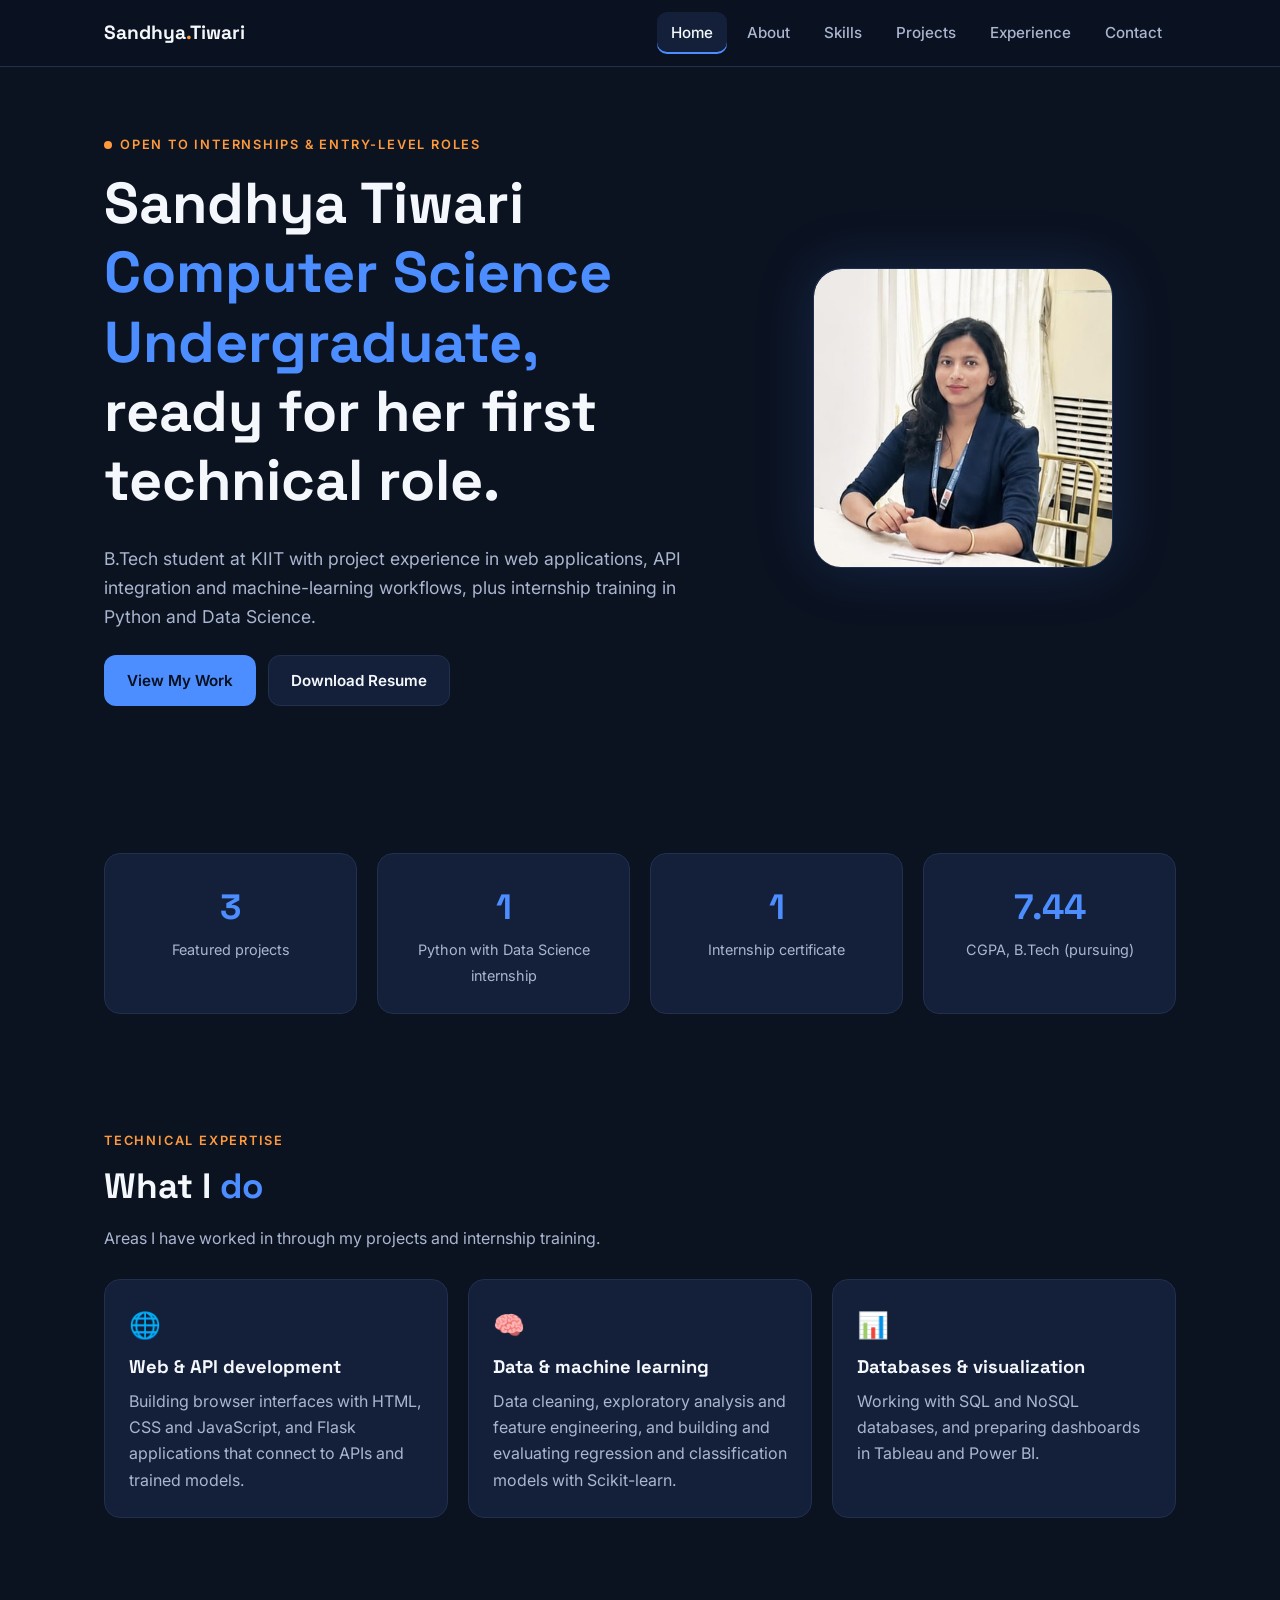
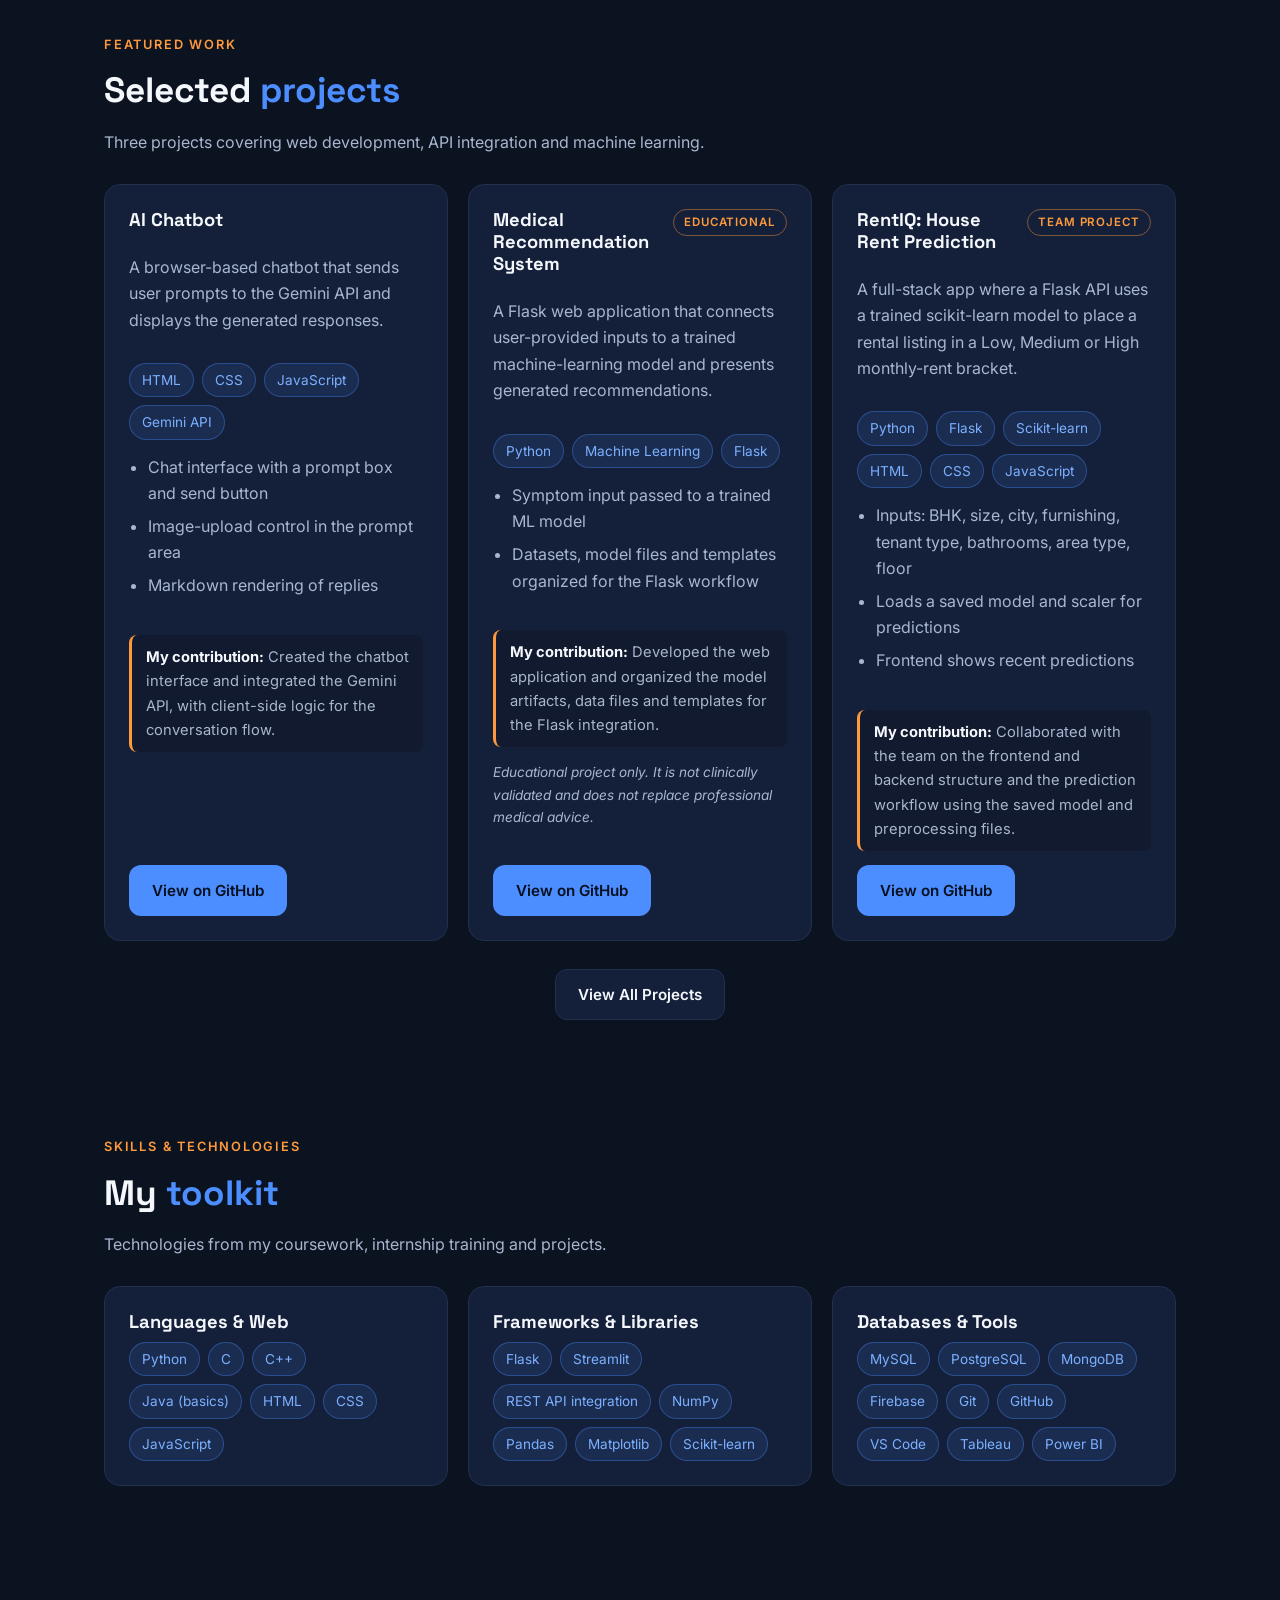
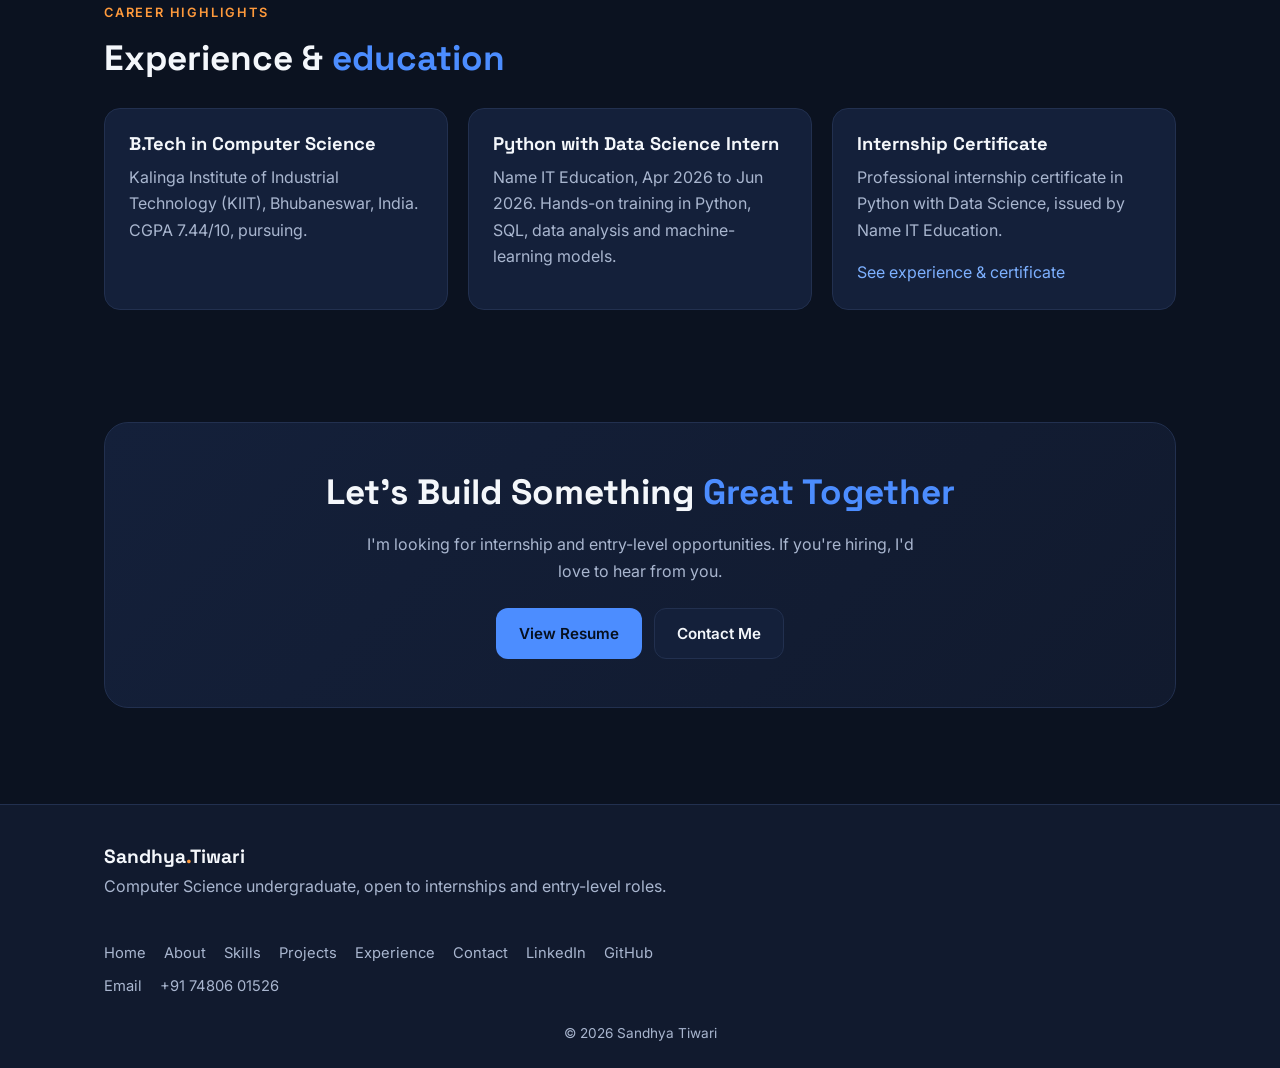
<file: index.html>
<!DOCTYPE html><html lang="en"><head><meta charset="utf-8"><meta name="viewport" content="width=device-width,initial-scale=1"><title>Home | Sandhya Tiwari</title><meta name="description" content="Sandhya Tiwari, Computer Science undergraduate seeking internships and entry-level roles."><link href="https://fonts.googleapis.com/css2?family=Inter:wght@400;500;600&family=Space+Grotesk:wght@500;700&display=swap" rel="stylesheet"><link rel="stylesheet" href="assets/style.css"></head><body><canvas id="bg" aria-hidden="true"></canvas><nav aria-label="Main"><div class="wrap"><a class="logo" href="index.html">Sandhya<b>.</b>Tiwari</a><button class="burger" aria-label="Menu" aria-expanded="false">☰</button><ul><li><a href="index.html" class="on" aria-current="page">Home</a></li><li><a href="about.html">About</a></li><li><a href="skills.html">Skills</a></li><li><a href="projects.html">Projects</a></li><li><a href="experience.html">Experience</a></li><li><a href="contact.html">Contact</a></li></ul></div></nav><main class="wrap">

<section class="hero"><div>
<div class="tag"><i></i>Open to internships &amp; entry-level roles</div>
<h1>Sandhya Tiwari<br><span>Computer Science Undergraduate,</span> ready for her first technical role.</h1>
<p class="lead">B.Tech student at KIIT with project experience in web applications, API integration and machine-learning workflows, plus internship training in Python and Data Science.</p>
<div class="cta"><a class="btn p" href="projects.html">View My Work</a><a class="btn s" href="assets/resume.pdf" download>Download Resume</a></div></div>
<div class="photo"><div class="avatar"><img src="assets/sandhya.jpg" alt="Sandhya Tiwari"></div></div></section>

<section class="rv"><div class="grid g4">
<div class="card stat"><b data-n="3">0</b><span>Featured projects</span></div>
<div class="card stat"><b data-n="1">0</b><span>Python with Data Science internship</span></div>
<div class="card stat"><b data-n="1">0</b><span>Internship certificate</span></div>
<div class="card stat"><b>7.44</b><span>CGPA, B.Tech (pursuing)</span></div></div></section>

<section class="rv"><div class="eyebrow">Technical Expertise</div><h2>What I <span>do</span></h2><p class="sub">Areas I have worked in through my projects and internship training.</p>
<div class="grid g3">
<div class="card"><div class="ico">🌐</div><h3>Web &amp; API development</h3><p>Building browser interfaces with HTML, CSS and JavaScript, and Flask applications that connect to APIs and trained models.</p></div>
<div class="card"><div class="ico">🧠</div><h3>Data &amp; machine learning</h3><p>Data cleaning, exploratory analysis and feature engineering, and building and evaluating regression and classification models with Scikit-learn.</p></div>
<div class="card"><div class="ico">📊</div><h3>Databases &amp; visualization</h3><p>Working with SQL and NoSQL databases, and preparing dashboards in Tableau and Power BI.</p></div></div></section>

<section class="rv"><div class="eyebrow">Featured Work</div><h2>Selected <span>projects</span></h2><p class="sub">Three projects covering web development, API integration and machine learning.</p>
<div class="grid g3" style="align-items:stretch">

<article class="card proj"><div class="top"><h3>AI Chatbot</h3></div>
<p>A browser-based chatbot that sends user prompts to the Gemini API and displays the generated responses.</p>
<ul class="chips"><li>HTML</li><li>CSS</li><li>JavaScript</li><li>Gemini API</li></ul>
<ul class="list"><li>Chat interface with a prompt box and send button</li><li>Image-upload control in the prompt area</li><li>Markdown rendering of replies</li></ul>
<div class="mine"><b>My contribution:</b> Created the chatbot interface and integrated the Gemini API, with client-side logic for the conversation flow.</div>
<a class="btn p" href="https://github.com/sandhyatiwari5143-cmd/Chatbot" target="_blank" rel="noopener">View on GitHub</a></article>

<article class="card proj"><div class="top"><h3>Medical Recommendation System</h3><span class="badge">Educational</span></div>
<p>A Flask web application that connects user-provided inputs to a trained machine-learning model and presents generated recommendations.</p>
<ul class="chips"><li>Python</li><li>Machine Learning</li><li>Flask</li></ul>
<ul class="list"><li>Symptom input passed to a trained ML model</li><li>Datasets, model files and templates organized for the Flask workflow</li></ul>
<div class="mine"><b>My contribution:</b> Developed the web application and organized the model artifacts, data files and templates for the Flask integration.</div>
<p class="note">Educational project only. It is not clinically validated and does not replace professional medical advice.</p>
<a class="btn p" href="https://github.com/sandhyatiwari5143-cmd/Medicine-Recommendation-System" target="_blank" rel="noopener">View on GitHub</a></article>

<article class="card proj"><div class="top"><h3>RentIQ: House Rent Prediction</h3><span class="badge">Team project</span></div>
<p>A full-stack app where a Flask API uses a trained scikit-learn model to place a rental listing in a Low, Medium or High monthly-rent bracket.</p>
<ul class="chips"><li>Python</li><li>Flask</li><li>Scikit-learn</li><li>HTML</li><li>CSS</li><li>JavaScript</li></ul>
<ul class="list"><li>Inputs: BHK, size, city, furnishing, tenant type, bathrooms, area type, floor</li><li>Loads a saved model and scaler for predictions</li><li>Frontend shows recent predictions</li></ul>
<div class="mine"><b>My contribution:</b> Collaborated with the team on the frontend and backend structure and the prediction workflow using the saved model and preprocessing files.</div>
<a class="btn p" href="https://github.com/sandhyatiwari5143-cmd/house-rent-app" target="_blank" rel="noopener">View on GitHub</a></article>

</div>
<div class="center"><a class="btn s" href="projects.html">View All Projects</a></div></section>

<section class="rv"><div class="eyebrow">Skills &amp; Technologies</div><h2>My <span>toolkit</span></h2><p class="sub">Technologies from my coursework, internship training and projects.</p>
<div class="grid g3">
<div class="card"><h3>Languages &amp; Web</h3><div class="chips"><span class="chip">Python</span><span class="chip">C</span><span class="chip">C++</span><span class="chip">Java (basics)</span><span class="chip">HTML</span><span class="chip">CSS</span><span class="chip">JavaScript</span></div></div>
<div class="card"><h3>Frameworks &amp; Libraries</h3><div class="chips"><span class="chip">Flask</span><span class="chip">Streamlit</span><span class="chip">REST API integration</span><span class="chip">NumPy</span><span class="chip">Pandas</span><span class="chip">Matplotlib</span><span class="chip">Scikit-learn</span></div></div>
<div class="card"><h3>Databases &amp; Tools</h3><div class="chips"><span class="chip">MySQL</span><span class="chip">PostgreSQL</span><span class="chip">MongoDB</span><span class="chip">Firebase</span><span class="chip">Git</span><span class="chip">GitHub</span><span class="chip">VS Code</span><span class="chip">Tableau</span><span class="chip">Power BI</span></div></div></div></section>

<section class="rv"><div class="eyebrow">Career Highlights</div><h2>Experience &amp; <span>education</span></h2>
<div class="grid g3">
<div class="card"><h3>B.Tech in Computer Science</h3><p>Kalinga Institute of Industrial Technology (KIIT), Bhubaneswar, India. CGPA 7.44/10, pursuing.</p></div>
<div class="card"><h3>Python with Data Science Intern</h3><p>Name IT Education, Apr 2026 to Jun 2026. Hands-on training in Python, SQL, data analysis and machine-learning models.</p></div>
<div class="card"><h3>Internship Certificate</h3><p>Professional internship certificate in Python with Data Science, issued by Name IT Education.</p><a href="experience.html">See experience &amp; certificate</a></div></div></section>

<section class="rv"><div class="cta-box"><h2>Let's Build Something <span>Great Together</span></h2><p>I'm looking for internship and entry-level opportunities. If you're hiring, I'd love to hear from you.</p><div class="cta"><a class="btn p" href="assets/resume.pdf" target="_blank" rel="noopener">View Resume</a><a class="btn s" href="contact.html">Contact Me</a></div></div></section>
</main>
<footer><div class="wrap"><div><a class="logo" href="index.html">Sandhya<b>.</b>Tiwari</a><p>Computer Science undergraduate, open to internships and entry-level roles.</p></div><ul><li><a href="index.html">Home</a></li><li><a href="about.html">About</a></li><li><a href="skills.html">Skills</a></li><li><a href="projects.html">Projects</a></li><li><a href="experience.html">Experience</a></li><li><a href="contact.html">Contact</a></li><li><a href="https://www.linkedin.com/in/sandhya-tiwari" target="_blank" rel="noopener">LinkedIn</a></li><li><a href="https://github.com/sandhyatiwari5143-cmd" target="_blank" rel="noopener">GitHub</a></li><li><a href="mailto:sandhyatiwari5143@gmail.com">Email</a></li><li><a href="tel:+917480601526">+91 74806 01526</a></li></ul></div><p class="copy">© 2026 Sandhya Tiwari</p></footer><script src="assets/main.js"></script></body></html>
</file>
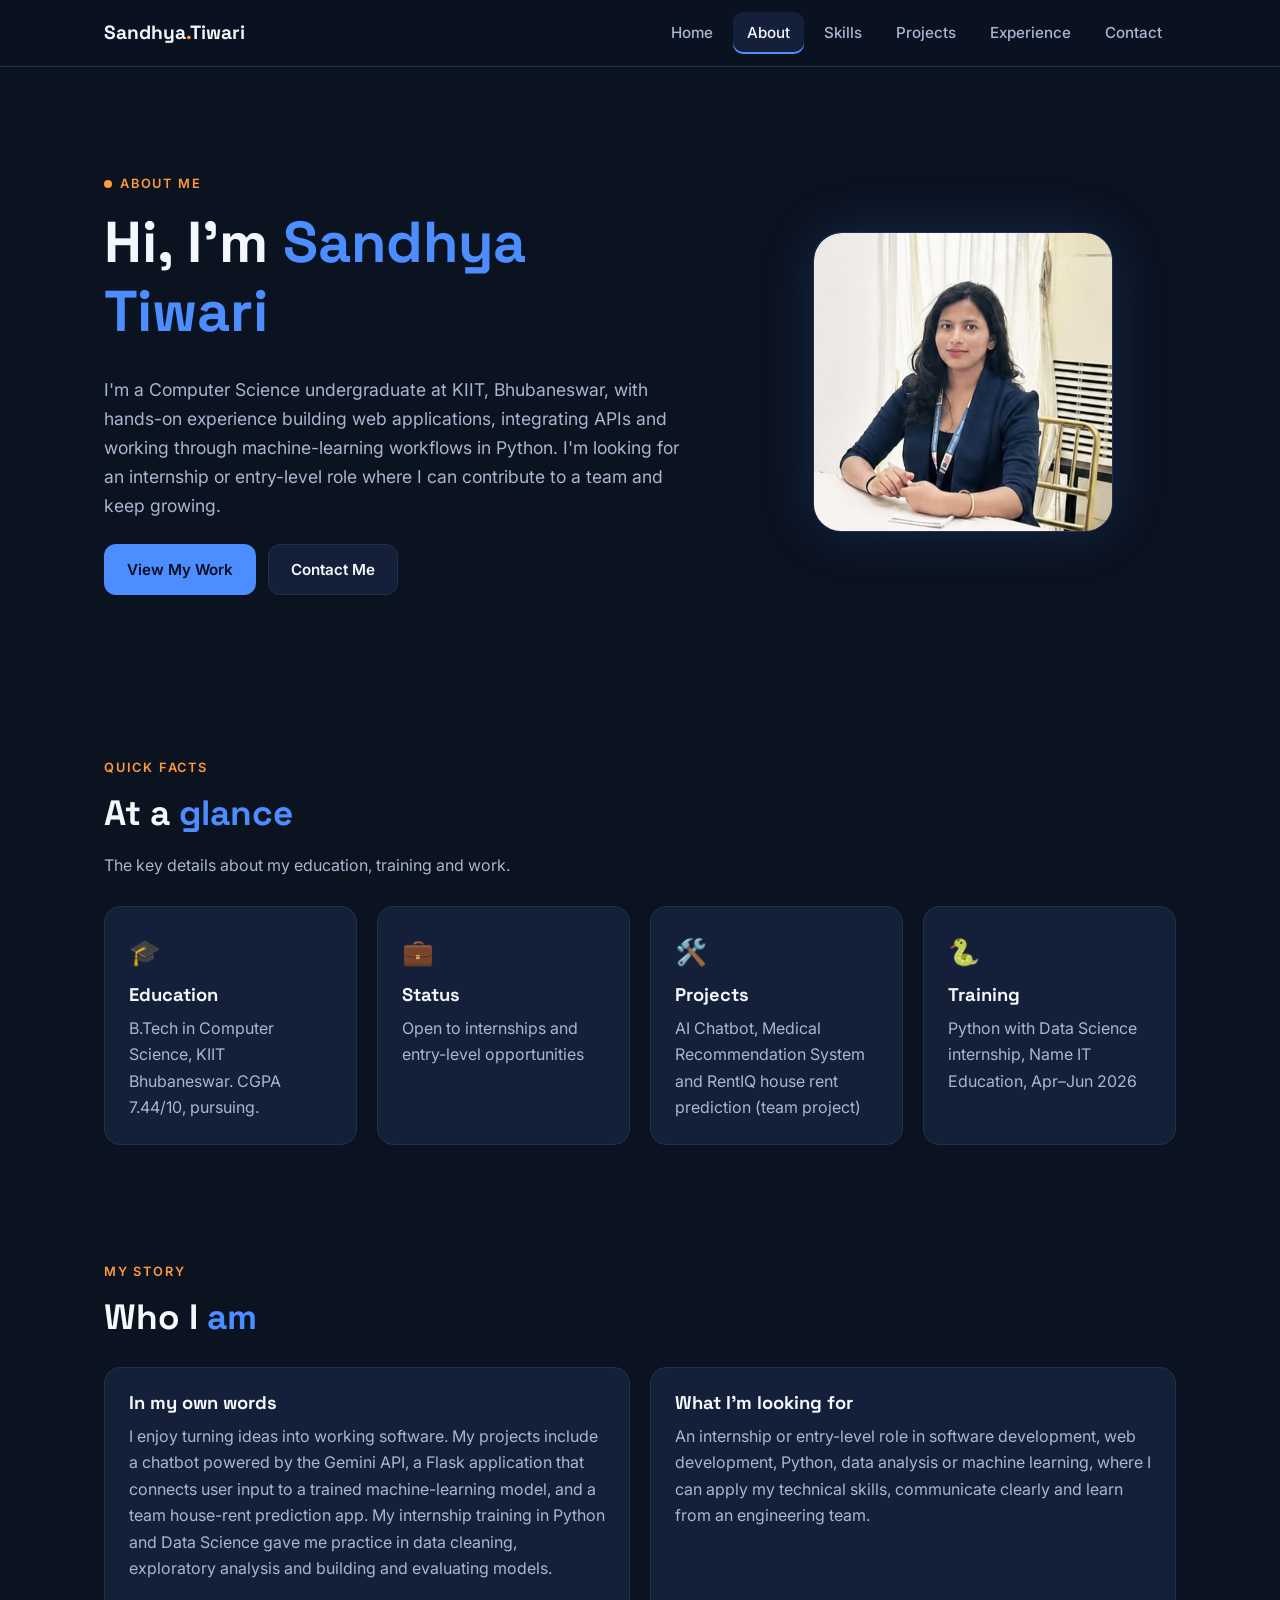
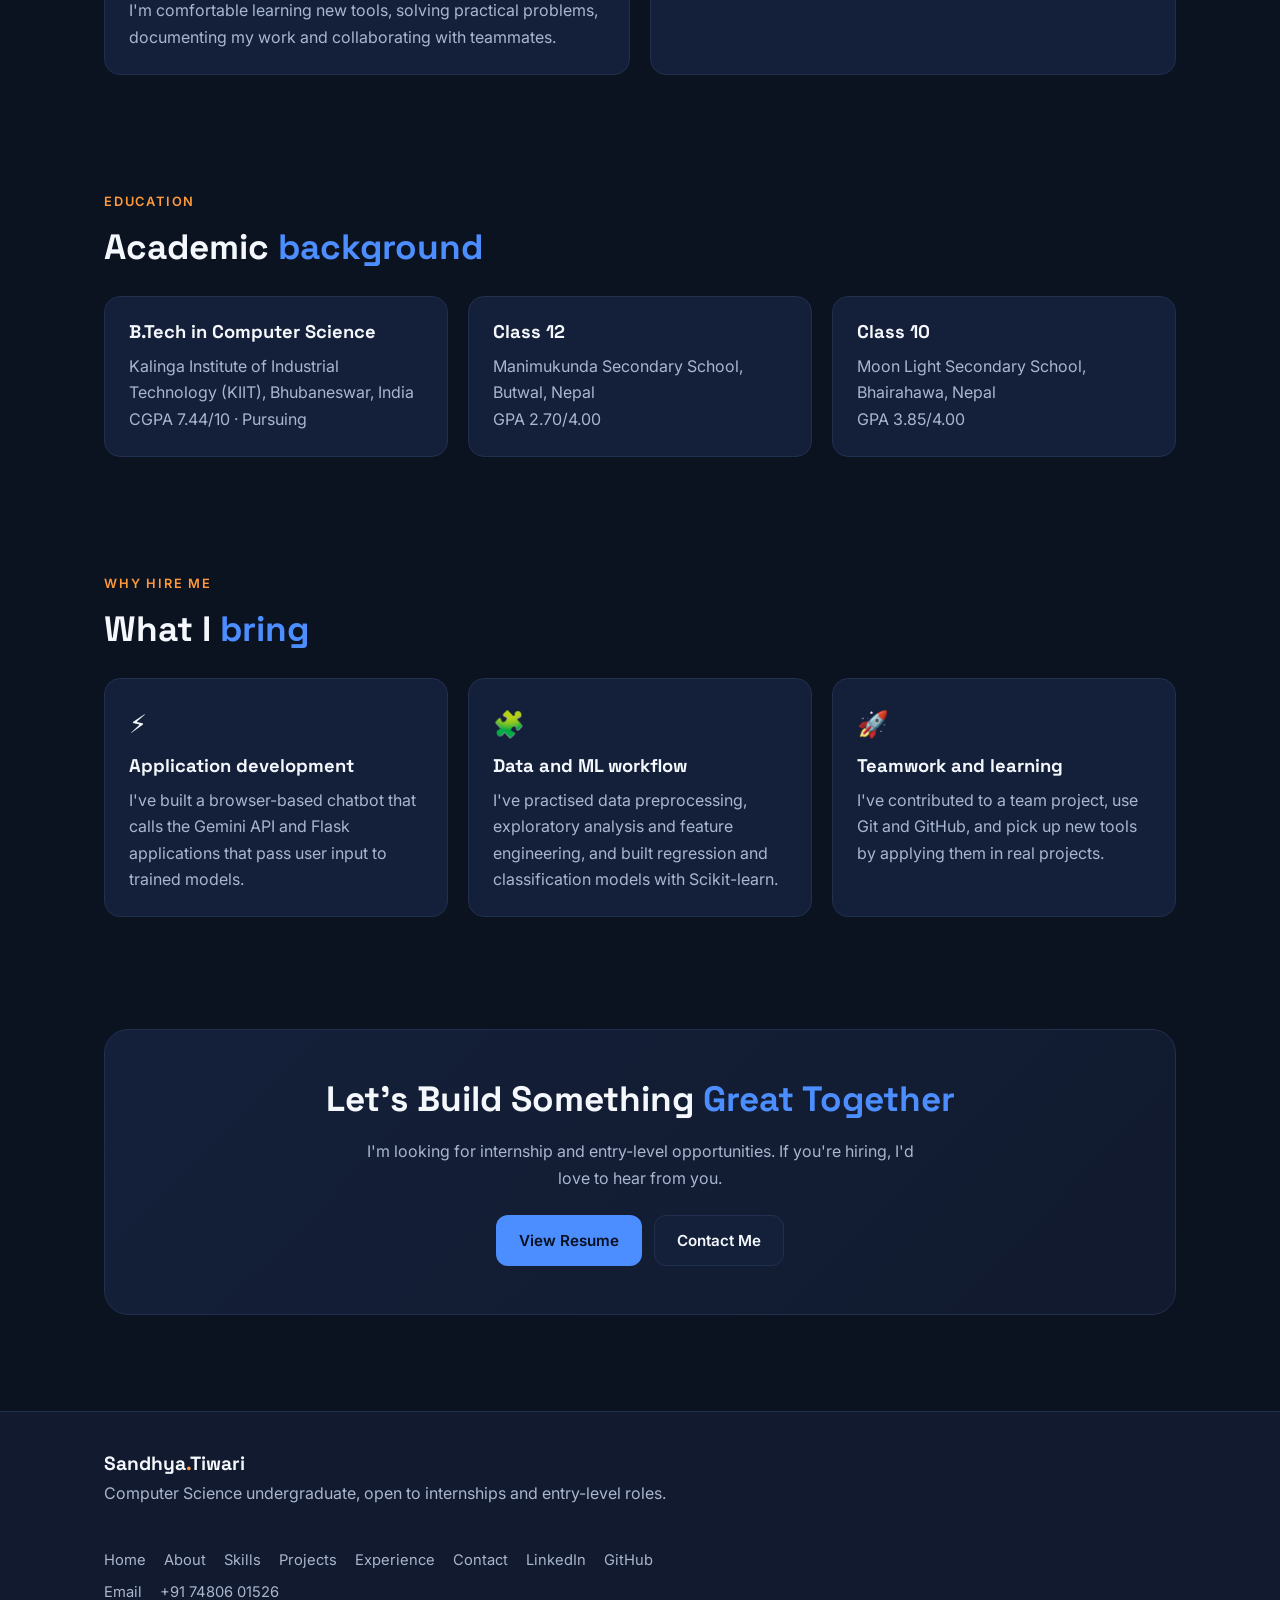
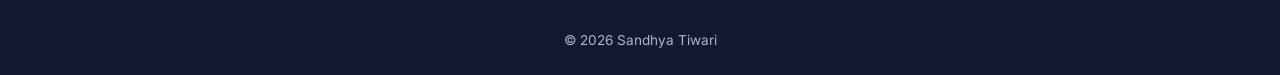
<file: about.html>
<!DOCTYPE html><html lang="en"><head><meta charset="utf-8"><meta name="viewport" content="width=device-width,initial-scale=1"><title>About | Sandhya Tiwari</title><meta name="description" content="About Sandhya Tiwari, Computer Science undergraduate seeking internships and entry-level roles."><link href="https://fonts.googleapis.com/css2?family=Inter:wght@400;500;600&family=Space+Grotesk:wght@500;700&display=swap" rel="stylesheet"><link rel="stylesheet" href="assets/style.css"></head><body><canvas id="bg" aria-hidden="true"></canvas><nav aria-label="Main"><div class="wrap"><a class="logo" href="index.html">Sandhya<b>.</b>Tiwari</a><button class="burger" aria-label="Menu" aria-expanded="false">☰</button><ul><li><a href="index.html">Home</a></li><li><a href="about.html" class="on" aria-current="page">About</a></li><li><a href="skills.html">Skills</a></li><li><a href="projects.html">Projects</a></li><li><a href="experience.html">Experience</a></li><li><a href="contact.html">Contact</a></li></ul></div></nav>

<main class="wrap">
<section class="hero" style="min-height:70vh"><div>
<div class="tag"><i></i>About me</div>
<h1>Hi, I'm <span>Sandhya Tiwari</span></h1>
<p class="lead">I'm a Computer Science undergraduate at KIIT, Bhubaneswar, with hands-on experience building web applications, integrating APIs and working through machine-learning workflows in Python. I'm looking for an internship or entry-level role where I can contribute to a team and keep growing.</p>
<div class="cta"><a class="btn p" href="projects.html">View My Work</a><a class="btn s" href="contact.html">Contact Me</a></div></div>
<div class="photo"><div class="avatar"><img src="assets/sandhya.jpg" alt="Sandhya Tiwari"></div></div></section>

<section class="rv"><div class="eyebrow">Quick facts</div><h2>At a <span>glance</span></h2><p class="sub">The key details about my education, training and work.</p>
<div class="grid g4">
<div class="card"><div class="ico">🎓</div><h3>Education</h3><p>B.Tech in Computer Science, KIIT Bhubaneswar. CGPA 7.44/10, pursuing.</p></div>
<div class="card"><div class="ico">💼</div><h3>Status</h3><p>Open to internships and entry-level opportunities</p></div>
<div class="card"><div class="ico">🛠️</div><h3>Projects</h3><p>AI Chatbot, Medical Recommendation System and RentIQ house rent prediction (team project)</p></div>
<div class="card"><div class="ico">🐍</div><h3>Training</h3><p>Python with Data Science internship, Name IT Education, Apr–Jun 2026</p></div></div></section>

<section class="rv"><div class="eyebrow">My story</div><h2>Who I <span>am</span></h2>
<div class="grid g2">
<div class="card"><h3>In my own words</h3><p>I enjoy turning ideas into working software. My projects include a chatbot powered by the Gemini API, a Flask application that connects user input to a trained machine-learning model, and a team house-rent prediction app. My internship training in Python and Data Science gave me practice in data cleaning, exploratory analysis and building and evaluating models.</p><p>I'm comfortable learning new tools, solving practical problems, documenting my work and collaborating with teammates.</p></div>
<div class="card"><h3>What I'm looking for</h3><p>An internship or entry-level role in software development, web development, Python, data analysis or machine learning, where I can apply my technical skills, communicate clearly and learn from an engineering team.</p></div></div></section>

<section class="rv"><div class="eyebrow">Education</div><h2>Academic <span>background</span></h2>
<div class="grid g3">
<div class="card"><h3>B.Tech in Computer Science</h3><p>Kalinga Institute of Industrial Technology (KIIT), Bhubaneswar, India<br>CGPA 7.44/10 · Pursuing</p></div>
<div class="card"><h3>Class 12</h3><p>Manimukunda Secondary School, Butwal, Nepal<br>GPA 2.70/4.00</p></div>
<div class="card"><h3>Class 10</h3><p>Moon Light Secondary School, Bhairahawa, Nepal<br>GPA 3.85/4.00</p></div></div></section>

<section class="rv"><div class="eyebrow">Why hire me</div><h2>What I <span>bring</span></h2>
<div class="grid g3">
<div class="card"><div class="ico">⚡</div><h3>Application development</h3><p>I've built a browser-based chatbot that calls the Gemini API and Flask applications that pass user input to trained models.</p></div>
<div class="card"><div class="ico">🧩</div><h3>Data and ML workflow</h3><p>I've practised data preprocessing, exploratory analysis and feature engineering, and built regression and classification models with Scikit-learn.</p></div>
<div class="card"><div class="ico">🚀</div><h3>Teamwork and learning</h3><p>I've contributed to a team project, use Git and GitHub, and pick up new tools by applying them in real projects.</p></div></div></section>

<section class="rv"><div class="cta-box"><h2>Let's Build Something <span>Great Together</span></h2><p>I'm looking for internship and entry-level opportunities. If you're hiring, I'd love to hear from you.</p><div class="cta"><a class="btn p" href="assets/resume.pdf" target="_blank" rel="noopener">View Resume</a><a class="btn s" href="contact.html">Contact Me</a></div></div></section>
</main>

<footer><div class="wrap"><div><a class="logo" href="index.html">Sandhya<b>.</b>Tiwari</a><p>Computer Science undergraduate, open to internships and entry-level roles.</p></div><ul><li><a href="index.html">Home</a></li><li><a href="about.html">About</a></li><li><a href="skills.html">Skills</a></li><li><a href="projects.html">Projects</a></li><li><a href="experience.html">Experience</a></li><li><a href="contact.html">Contact</a></li><li><a href="https://www.linkedin.com/in/sandhya-tiwari" target="_blank" rel="noopener">LinkedIn</a></li><li><a href="https://github.com/sandhyatiwari5143-cmd" target="_blank" rel="noopener">GitHub</a></li><li><a href="mailto:sandhyatiwari5143@gmail.com">Email</a></li><li><a href="tel:+917480601526">+91 74806 01526</a></li></ul></div><p class="copy">© 2026 Sandhya Tiwari</p></footer><script src="assets/main.js"></script></body></html>
</file>
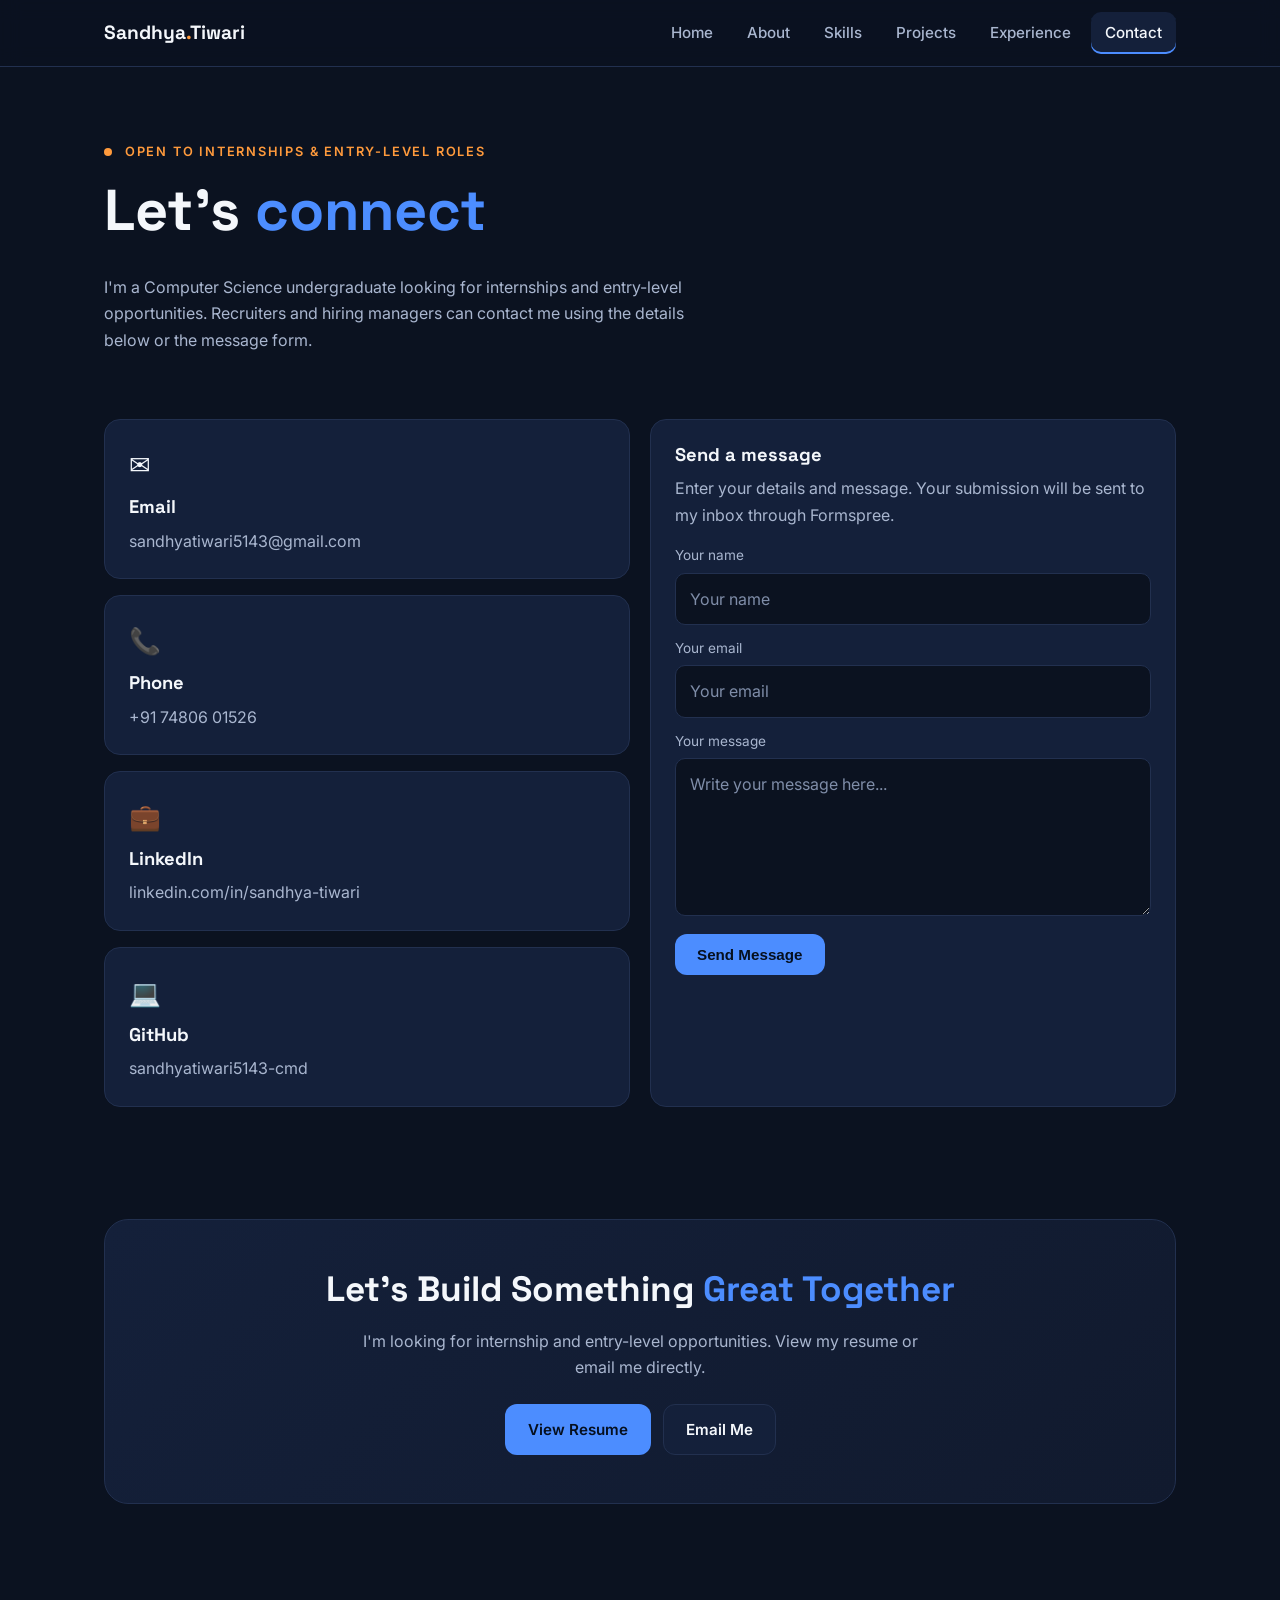
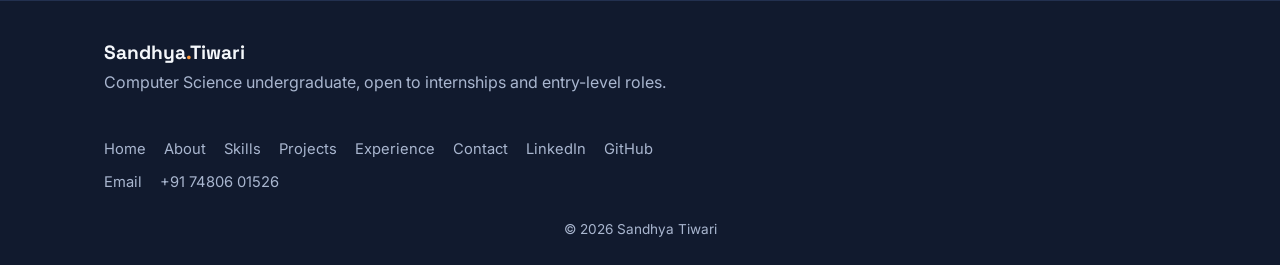
<file: contact.html>
<!DOCTYPE html>
<html lang="en">
<head>
  <meta charset="UTF-8">
  <meta name="viewport" content="width=device-width, initial-scale=1.0">

  <title>Contact | Sandhya Tiwari</title>
  <meta name="description" content="Contact Sandhya Tiwari about internships and entry-level opportunities.">

  <link href="https://fonts.googleapis.com/css2?family=Inter:wght@400;500;600&family=Space+Grotesk:wght@500;700&display=swap" rel="stylesheet">
  <link rel="stylesheet" href="assets/style.css">

  <style>
    a.card {
      display: block;
      color: inherit;
      text-decoration: none;
    }

    a.card:hover {
      text-decoration: none;
    }

    .fld {
      display: block;
      width: 100%;
      box-sizing: border-box;
      background: var(--bg);
      border: 1px solid var(--line);
      color: var(--text);
      border-radius: 10px;
      padding: 12px 14px;
      margin-bottom: 12px;
      font: inherit;
    }

    .fld::placeholder {
      color: #7f8da8;
    }

    .fld:focus {
      outline: 2px solid var(--blue);
      outline-offset: 1px;
    }

    .fld-label {
      display: block;
      font-size: 0.85rem;
      color: var(--muted);
      margin-bottom: 6px;
    }

    textarea.fld {
      resize: vertical;
    }

    #form-status {
      margin-top: 12px;
      font-size: 0.9rem;
      font-weight: 500;
      overflow-wrap: anywhere;
    }

    #sendMessage:disabled {
      opacity: 0.65;
      cursor: wait;
    }
  </style>
</head>

<body>
  <canvas id="bg" aria-hidden="true"></canvas>

  <nav aria-label="Main">
    <div class="wrap">
      <a class="logo" href="index.html">Sandhya<b>.</b>Tiwari</a>

      <button class="burger" aria-label="Menu" aria-expanded="false">
        ☰
      </button>

      <ul>
        <li><a href="index.html">Home</a></li>
        <li><a href="about.html">About</a></li>
        <li><a href="skills.html">Skills</a></li>
        <li><a href="projects.html">Projects</a></li>
        <li><a href="experience.html">Experience</a></li>
        <li><a href="contact.html" class="on" aria-current="page">Contact</a></li>
      </ul>
    </div>
  </nav>

  <main class="wrap">

    <section style="padding:70px 0 20px">
      <div class="tag">
        <i></i> Open to internships &amp; entry-level roles
      </div>

      <h1>Let's <span>connect</span></h1>

      <p class="sub" style="margin-top:18px">
        I'm a Computer Science undergraduate looking for internships
        and entry-level opportunities. Recruiters and hiring managers
        can contact me using the details below or the message form.
      </p>
    </section>

    <section class="rv" style="padding-top:30px">
      <div class="grid g2" style="margin-top:0">

        <!-- CONTACT DETAILS -->
        <div class="grid" style="gap:16px;margin-top:0">

          <a class="card" href="mailto:sandhyatiwari5143@gmail.com">
            <div class="ico">✉️</div>
            <h3>Email</h3>
            <p>sandhyatiwari5143@gmail.com</p>
          </a>

          <a class="card" href="tel:+917480601526">
            <div class="ico">📞</div>
            <h3>Phone</h3>
            <p>+91 74806 01526</p>
          </a>

          <a class="card"
             href="https://www.linkedin.com/in/sandhya-tiwari"
             target="_blank"
             rel="noopener noreferrer">
            <div class="ico">💼</div>
            <h3>LinkedIn</h3>
            <p>linkedin.com/in/sandhya-tiwari</p>
          </a>

          <a class="card"
             href="https://github.com/sandhyatiwari5143-cmd"
             target="_blank"
             rel="noopener noreferrer">
            <div class="ico">💻</div>
            <h3>GitHub</h3>
            <p>sandhyatiwari5143-cmd</p>
          </a>

        </div>

        <!-- SEND MESSAGE FORM -->
        <div class="card" id="message-section">
          <h3>Send a message</h3>

          <p style="margin-bottom:16px">
            Enter your details and message. Your submission will be
            sent to my inbox through Formspree.
          </p>

          <form
            id="contactForm"
            action="https://formspree.io/f/moejwpqd"
            method="POST">

            <label class="fld-label" for="n">Your name</label>
            <input
              id="n"
              class="fld"
              type="text"
              name="name"
              placeholder="Your name"
              autocomplete="name"
              required>

            <label class="fld-label" for="e">Your email</label>
            <input
              id="e"
              class="fld"
              type="email"
              name="email"
              placeholder="Your email"
              autocomplete="email"
              required>

            <label class="fld-label" for="m">Your message</label>
            <textarea
              id="m"
              class="fld"
              name="message"
              rows="5"
              placeholder="Write your message here..."
              required></textarea>

            <input
              type="hidden"
              name="_subject"
              value="New message from Sandhya's portfolio">

            <button
              class="btn p"
              id="sendMessage"
              type="submit"
              style="border:0;cursor:pointer;margin-top:6px">
              Send Message
            </button>

            <p
              id="form-status"
              role="status"
              aria-live="polite"></p>
          </form>
        </div>

      </div>
    </section>

    <!-- CALL TO ACTION -->
    <section class="rv">
      <div class="cta-box">
        <h2>Let's Build Something <span>Great Together</span></h2>

        <p>
          I'm looking for internship and entry-level opportunities.
          View my resume or email me directly.
        </p>

        <div class="cta">
          <a
            class="btn p"
            href="assets/resume.pdf"
            target="_blank"
            rel="noopener noreferrer">
            View Resume
          </a>

          <a
            class="btn s"
            href="mailto:sandhyatiwari5143@gmail.com?subject=Portfolio%20Enquiry">
            Email Me
          </a>
        </div>
      </div>
    </section>

  </main>

  <!-- FOOTER -->
  <footer>
    <div class="wrap">
      <div>
        <a class="logo" href="index.html">Sandhya<b>.</b>Tiwari</a>
        <p>
          Computer Science undergraduate, open to internships
          and entry-level roles.
        </p>
      </div>

      <ul>
        <li><a href="index.html">Home</a></li>
        <li><a href="about.html">About</a></li>
        <li><a href="skills.html">Skills</a></li>
        <li><a href="projects.html">Projects</a></li>
        <li><a href="experience.html">Experience</a></li>
        <li><a href="contact.html">Contact</a></li>
        <li><a href="https://www.linkedin.com/in/sandhya-tiwari" target="_blank" rel="noopener noreferrer">LinkedIn</a></li>
        <li><a href="https://github.com/sandhyatiwari5143-cmd" target="_blank" rel="noopener noreferrer">GitHub</a></li>
        <li><a href="mailto:sandhyatiwari5143@gmail.com">Email</a></li>
        <li><a href="tel:+917480601526">+91 74806 01526</a></li>
      </ul>
    </div>

    <p class="copy">© 2026 Sandhya Tiwari</p>
  </footer>

  <script src="assets/main.js"></script>

  <script>
    const contactForm = document.getElementById('contactForm');
    const formStatus = document.getElementById('form-status');
    const sendButton = document.getElementById('sendMessage');

    contactForm.addEventListener('submit', async function (event) {
      event.preventDefault();

      if (!contactForm.reportValidity()) {
        return;
      }

      sendButton.disabled = true;
      sendButton.textContent = 'Sending...';
      formStatus.style.color = 'var(--text)';
      formStatus.textContent = 'Sending your message. Please wait...';

      try {
        const response = await fetch(contactForm.action, {
          method: 'POST',
          body: new FormData(contactForm),
          headers: {
            'Accept': 'application/json'
          }
        });

        if (response.ok) {
          formStatus.style.color = '#2ecc71';
          formStatus.textContent =
            'Message submitted successfully! Thank you for contacting me.';
          contactForm.reset();
        } else {
          let errorMessage =
            'Your message could not be submitted. Please try again or use Email Me.';

          try {
            const result = await response.json();
            if (result.errors && result.errors.length) {
              errorMessage = result.errors
                .map(error => error.message)
                .join(' ');
            }
          } catch (error) {
            // Keep the default error message.
          }

          formStatus.style.color = '#ff6b6b';
          formStatus.textContent = errorMessage;
        }
      } catch (error) {
        formStatus.style.color = '#ff6b6b';
        formStatus.textContent =
          'Connection error. Please check your internet or use Email Me.';
      } finally {
        sendButton.disabled = false;
        sendButton.textContent = 'Send Message';
      }
    });
  </script>

</body>
</html>
</file>
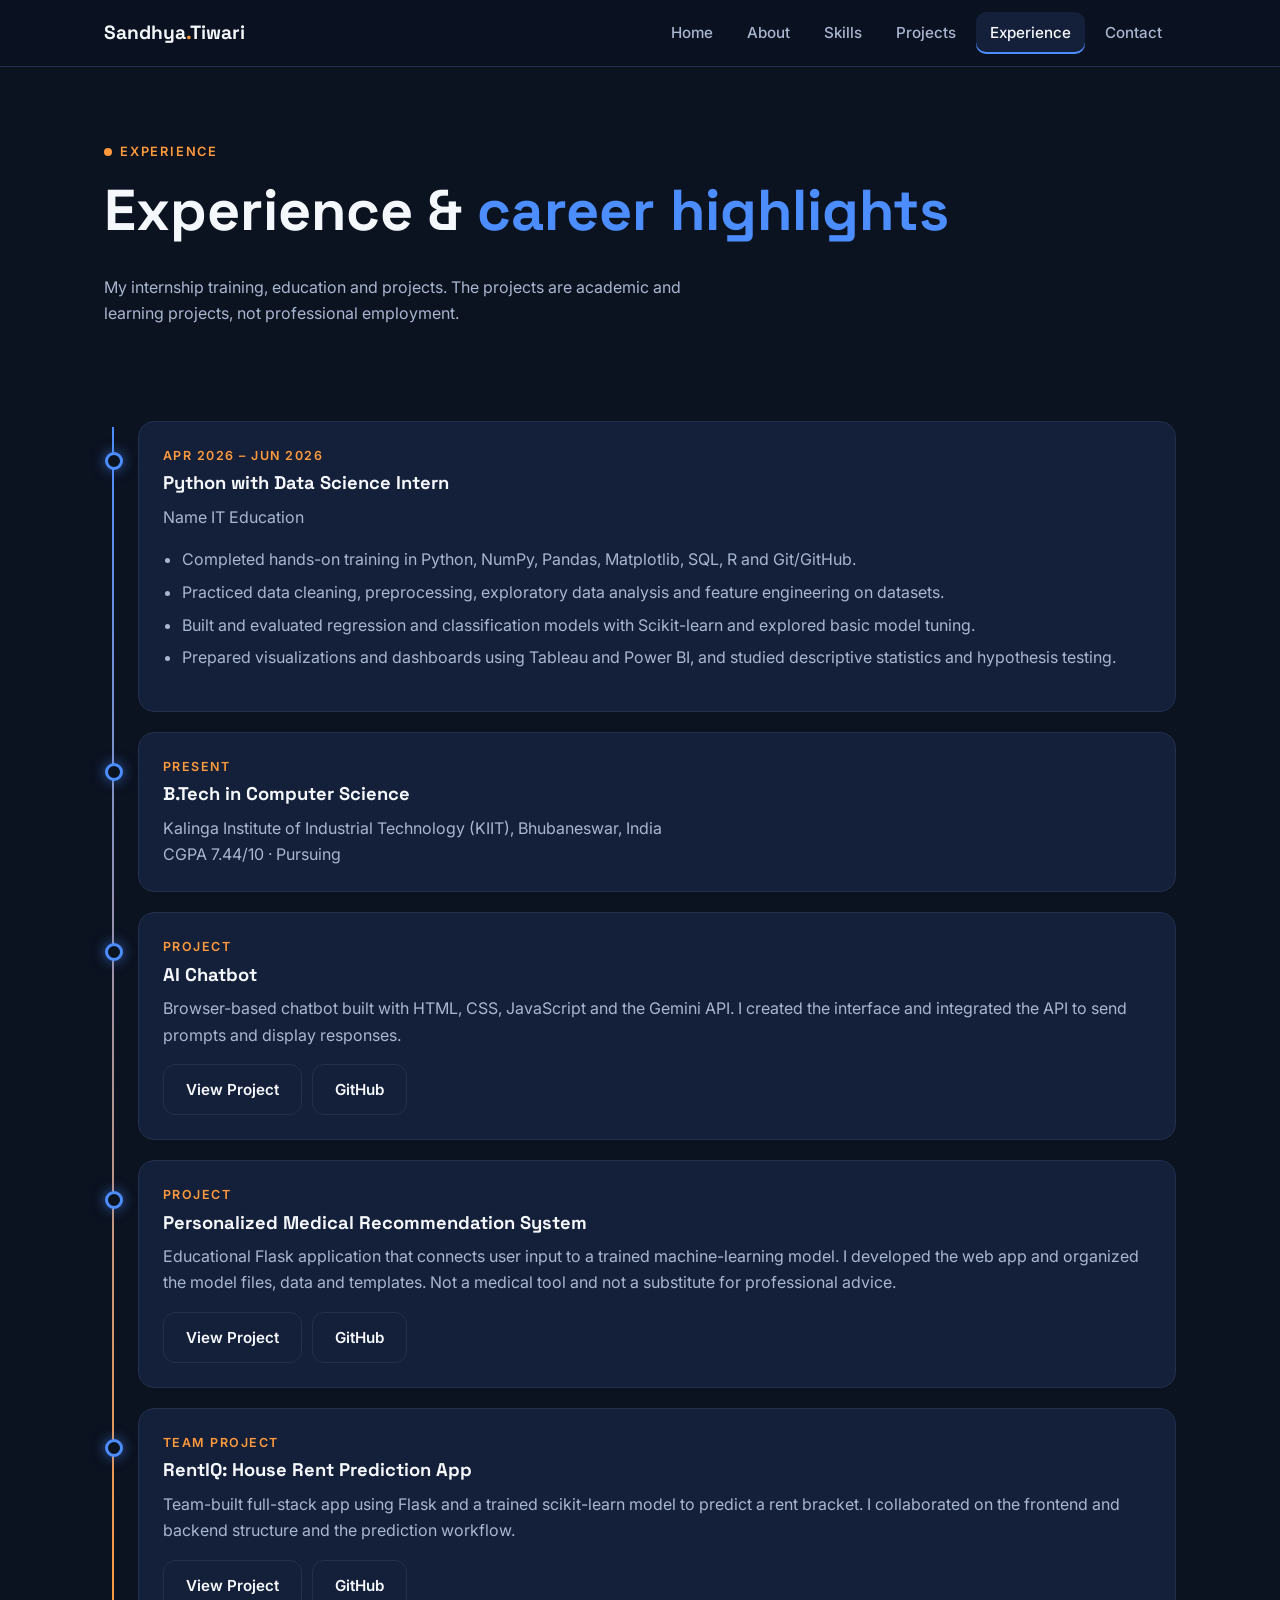
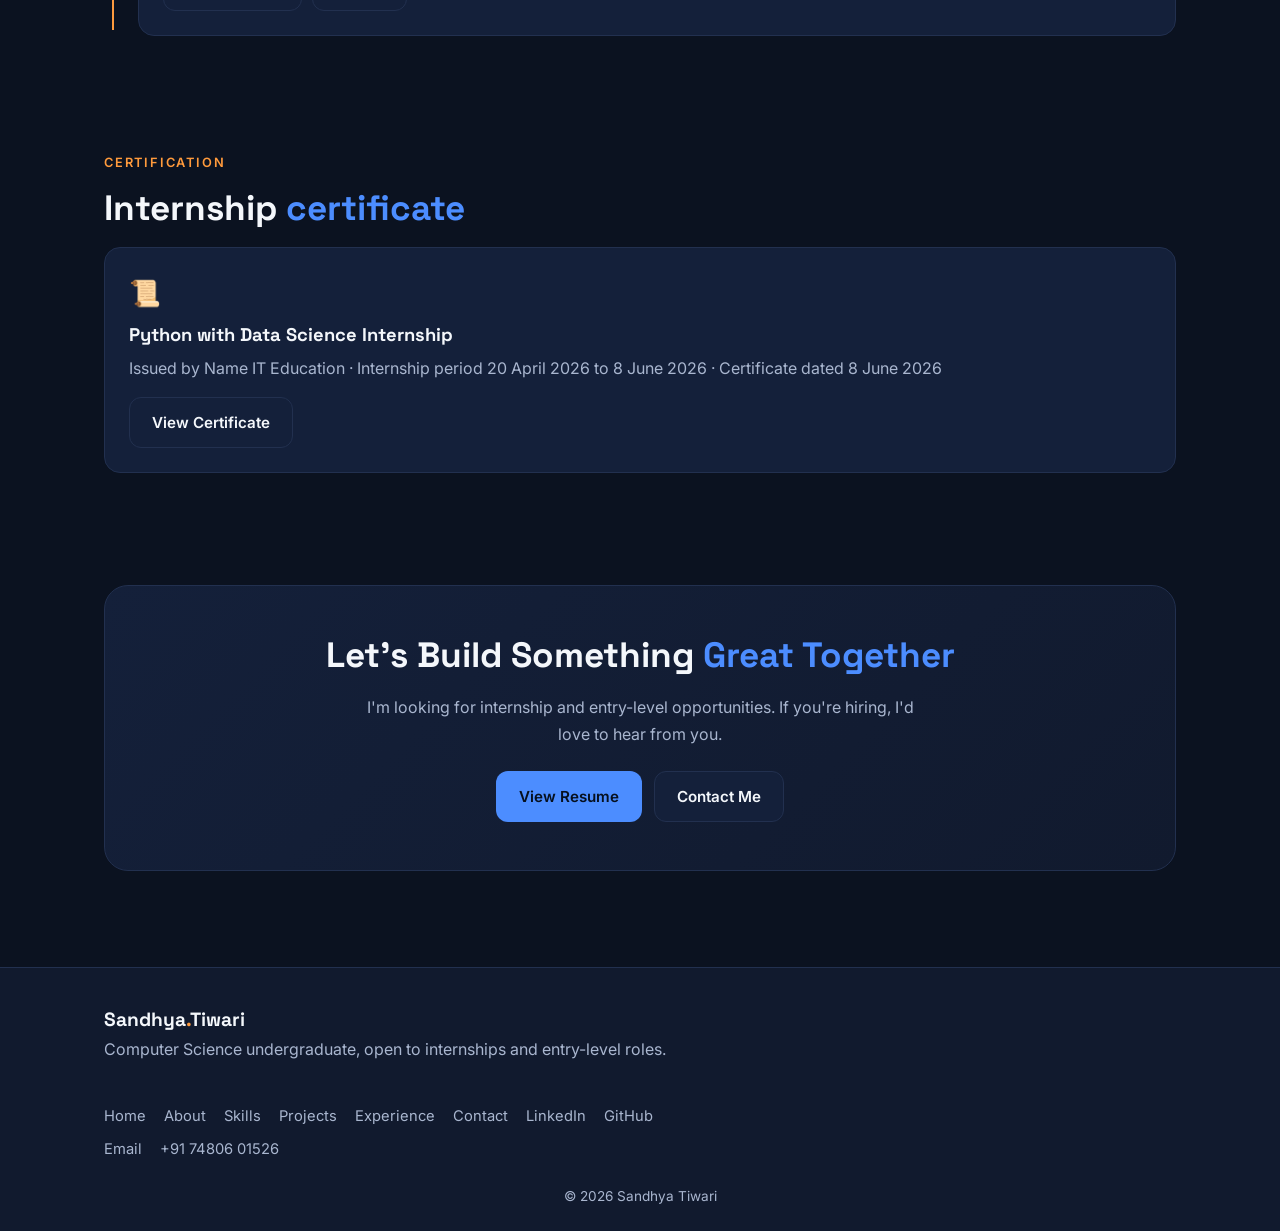
<file: experience.html>
<!DOCTYPE html><html lang="en"><head><meta charset="utf-8"><meta name="viewport" content="width=device-width,initial-scale=1"><title>Experience | Sandhya Tiwari</title><meta name="description" content="Internship training, education, projects and certification of Sandhya Tiwari."><link href="https://fonts.googleapis.com/css2?family=Inter:wght@400;500;600&family=Space+Grotesk:wght@500;700&display=swap" rel="stylesheet"><link rel="stylesheet" href="assets/style.css">
<style>
.xp{position:relative;padding-left:34px;display:grid;gap:20px;margin-top:28px}
.xp:before{content:"";position:absolute;left:8px;top:6px;bottom:6px;width:2px;background:linear-gradient(var(--blue),var(--orange))}
.xp-item{position:relative}
.xp-item .dot{position:absolute;left:-34px;top:30px;width:18px;height:18px;border-radius:50%;background:var(--bg);border:3px solid var(--blue);box-shadow:0 0 14px rgba(76,141,255,.6)}
.when{color:var(--orange);font-size:.78rem;letter-spacing:.12em;text-transform:uppercase;font-weight:600;margin-bottom:6px}
.xp-item .row{display:flex;flex-wrap:wrap;gap:10px;margin-top:14px}
</style></head><body><canvas id="bg" aria-hidden="true"></canvas><nav aria-label="Main"><div class="wrap"><a class="logo" href="index.html">Sandhya<b>.</b>Tiwari</a><button class="burger" aria-label="Menu" aria-expanded="false">☰</button><ul><li><a href="index.html">Home</a></li><li><a href="about.html">About</a></li><li><a href="skills.html">Skills</a></li><li><a href="projects.html">Projects</a></li><li><a href="experience.html" class="on" aria-current="page">Experience</a></li><li><a href="contact.html">Contact</a></li></ul></div></nav><main class="wrap">

<section style="padding:70px 0 20px"><div class="tag"><i></i>Experience</div>
<h1>Experience &amp; <span>career highlights</span></h1>
<p class="sub" style="margin-top:18px">My internship training, education and projects. The projects are academic and learning projects, not professional employment.</p></section>

<section class="rv" style="padding-top:30px"><div class="xp">

<div class="xp-item card"><span class="dot"></span><div class="when">Apr 2026 – Jun 2026</div><h3>Python with Data Science Intern</h3><p>Name IT Education</p>
<ul class="list"><li>Completed hands-on training in Python, NumPy, Pandas, Matplotlib, SQL, R and Git/GitHub.</li><li>Practiced data cleaning, preprocessing, exploratory data analysis and feature engineering on datasets.</li><li>Built and evaluated regression and classification models with Scikit-learn and explored basic model tuning.</li><li>Prepared visualizations and dashboards using Tableau and Power BI, and studied descriptive statistics and hypothesis testing.</li></ul></div>

<div class="xp-item card"><span class="dot"></span><div class="when">Present</div><h3>B.Tech in Computer Science</h3><p>Kalinga Institute of Industrial Technology (KIIT), Bhubaneswar, India<br>CGPA 7.44/10 · Pursuing</p></div>

<div class="xp-item card"><span class="dot"></span><div class="when">Project</div><h3>AI Chatbot</h3><p>Browser-based chatbot built with HTML, CSS, JavaScript and the Gemini API. I created the interface and integrated the API to send prompts and display responses.</p><div class="row"><a class="btn s" href="projects.html">View Project</a><a class="btn s" href="https://github.com/sandhyatiwari5143-cmd/Chatbot" target="_blank" rel="noopener">GitHub</a></div></div>

<div class="xp-item card"><span class="dot"></span><div class="when">Project</div><h3>Personalized Medical Recommendation System</h3><p>Educational Flask application that connects user input to a trained machine-learning model. I developed the web app and organized the model files, data and templates. Not a medical tool and not a substitute for professional advice.</p><div class="row"><a class="btn s" href="projects.html">View Project</a><a class="btn s" href="https://github.com/sandhyatiwari5143-cmd/Medicine-Recommendation-System" target="_blank" rel="noopener">GitHub</a></div></div>

<div class="xp-item card"><span class="dot"></span><div class="when">Team project</div><h3>RentIQ: House Rent Prediction App</h3><p>Team-built full-stack app using Flask and a trained scikit-learn model to predict a rent bracket. I collaborated on the frontend and backend structure and the prediction workflow.</p><div class="row"><a class="btn s" href="projects.html">View Project</a><a class="btn s" href="https://github.com/sandhyatiwari5143-cmd/house-rent-app" target="_blank" rel="noopener">GitHub</a></div></div>

</div></section>

<section class="rv"><div class="eyebrow">Certification</div><h2>Internship <span>certificate</span></h2>
<div class="card"><div class="ico">📜</div><h3>Python with Data Science Internship</h3>
<p>Issued by Name IT Education · Internship period 20 April 2026 to 8 June 2026 · Certificate dated 8 June 2026</p>
<a class="btn s" href="assets/certificate.jpg" target="_blank" rel="noopener">View Certificate</a></div></section>

<section class="rv"><div class="cta-box"><h2>Let's Build Something <span>Great Together</span></h2><p>I'm looking for internship and entry-level opportunities. If you're hiring, I'd love to hear from you.</p><div class="cta"><a class="btn p" href="assets/resume.pdf" target="_blank" rel="noopener">View Resume</a><a class="btn s" href="contact.html">Contact Me</a></div></div></section>
</main>

<footer><div class="wrap"><div><a class="logo" href="index.html">Sandhya<b>.</b>Tiwari</a><p>Computer Science undergraduate, open to internships and entry-level roles.</p></div><ul><li><a href="index.html">Home</a></li><li><a href="about.html">About</a></li><li><a href="skills.html">Skills</a></li><li><a href="projects.html">Projects</a></li><li><a href="experience.html">Experience</a></li><li><a href="contact.html">Contact</a></li><li><a href="https://www.linkedin.com/in/sandhya-tiwari" target="_blank" rel="noopener">LinkedIn</a></li><li><a href="https://github.com/sandhyatiwari5143-cmd" target="_blank" rel="noopener">GitHub</a></li><li><a href="mailto:sandhyatiwari5143@gmail.com">Email</a></li><li><a href="tel:+917480601526">+91 74806 01526</a></li></ul></div><p class="copy">© 2026 Sandhya Tiwari</p></footer><script src="assets/main.js"></script></body></html>
</file>
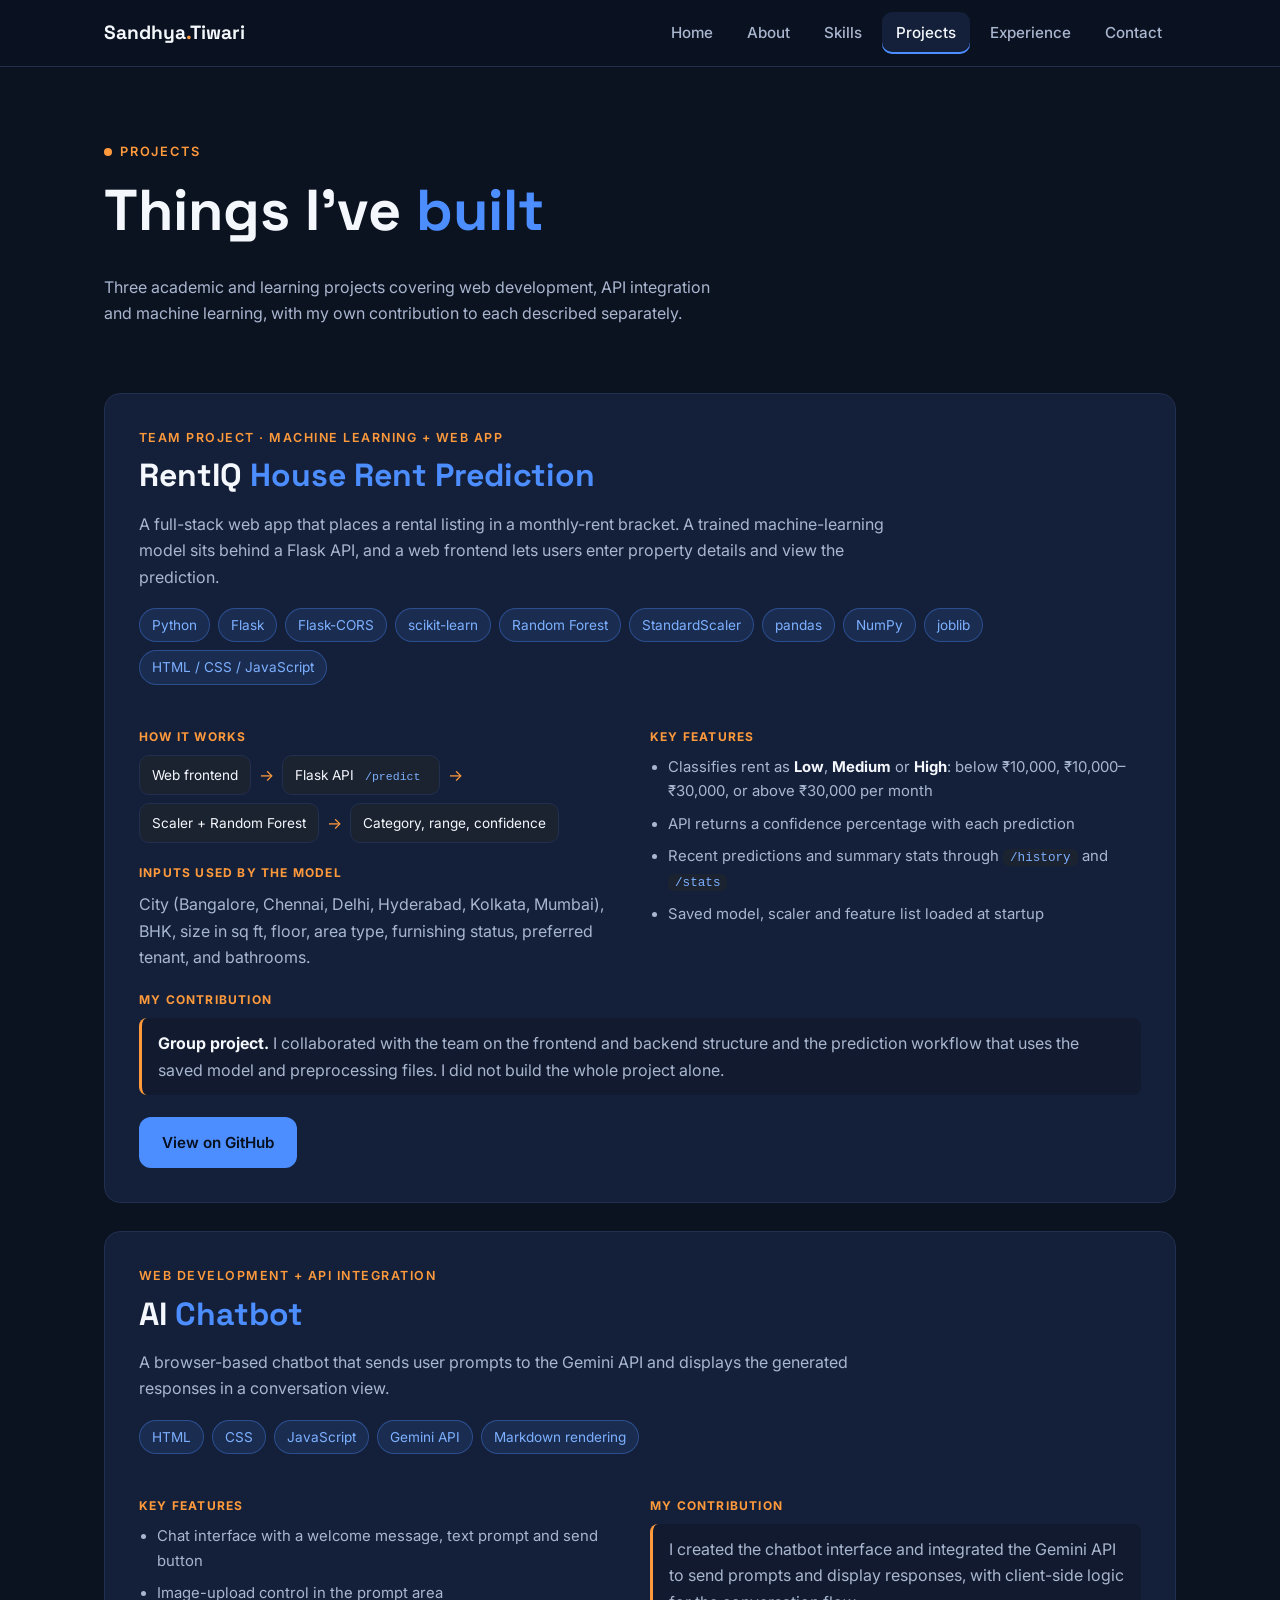
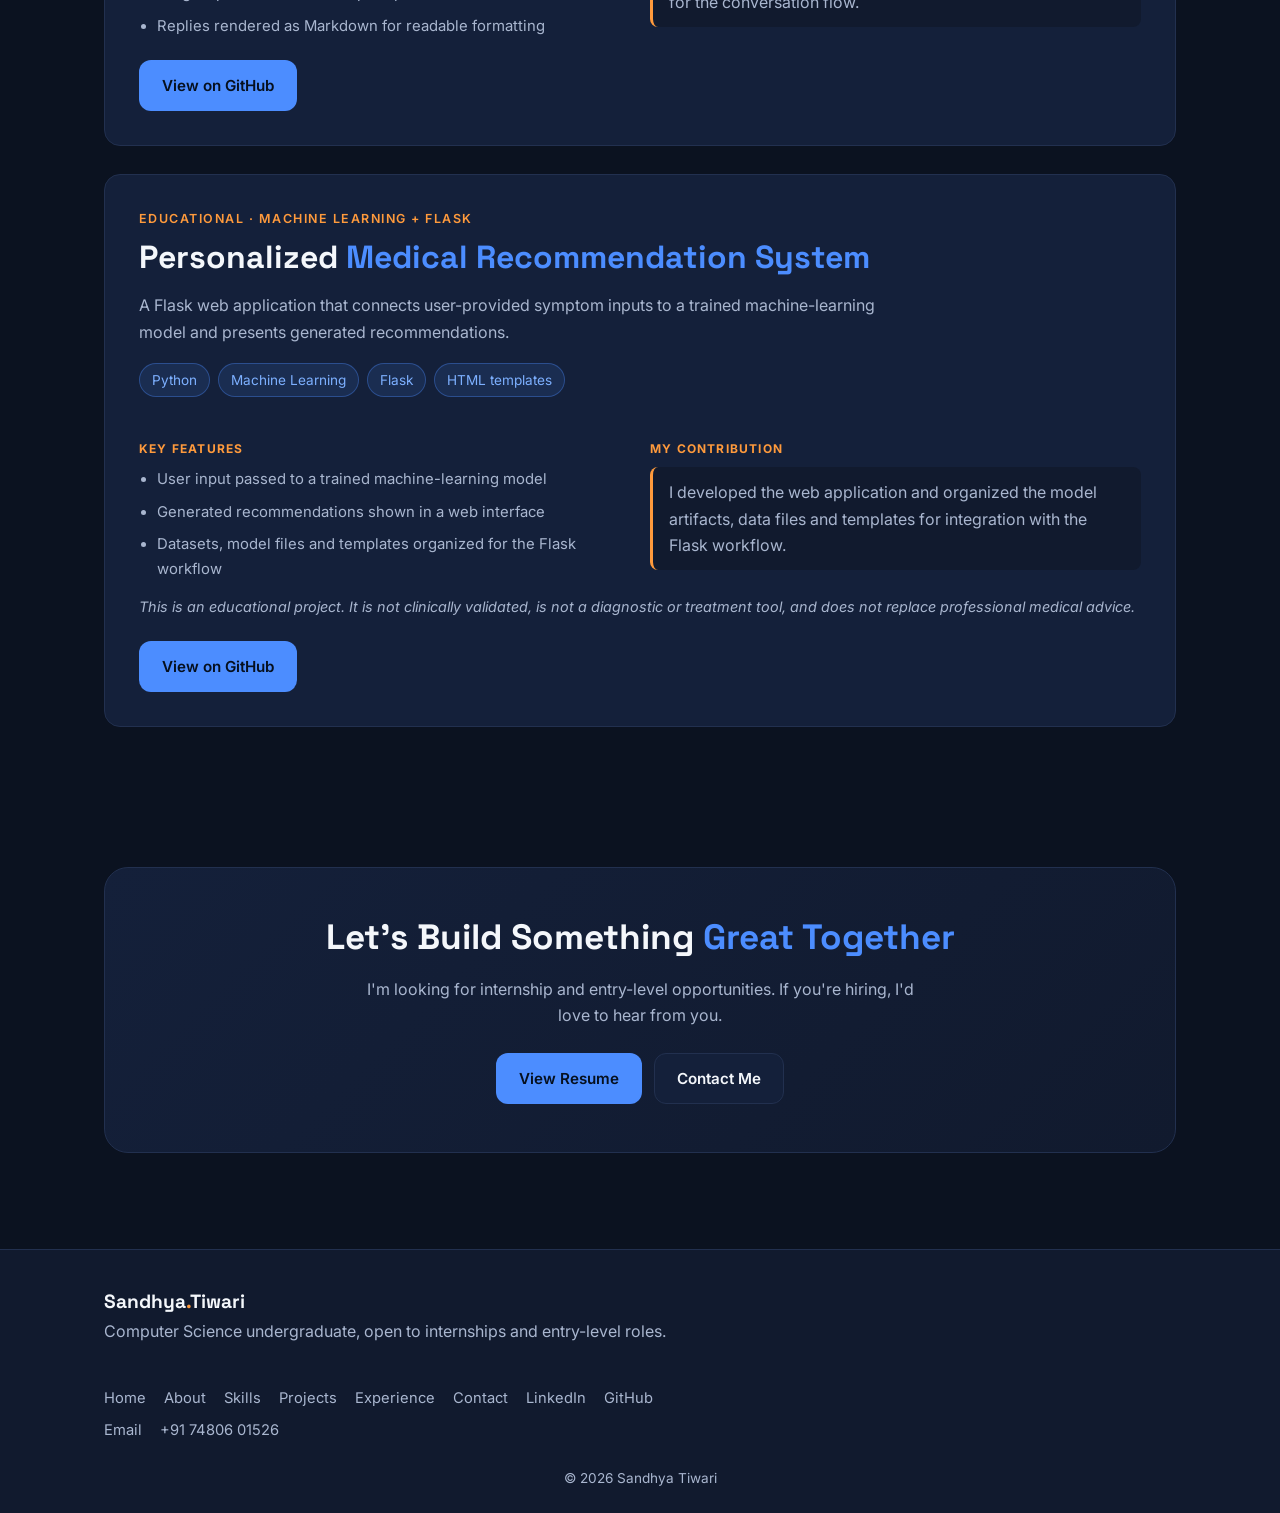
<file: projects.html>
<!DOCTYPE html><html lang="en"><head><meta charset="utf-8"><meta name="viewport" content="width=device-width,initial-scale=1"><title>Projects | Sandhya Tiwari</title><meta name="description" content="Projects by Sandhya Tiwari: AI chatbot, medical recommendation system and RentIQ house rent prediction."><link href="https://fonts.googleapis.com/css2?family=Inter:wght@400;500;600&family=Space+Grotesk:wght@500;700&display=swap" rel="stylesheet"><link rel="stylesheet" href="assets/style.css">
<style>
.pj{padding:34px;margin-bottom:28px}
.pj:hover{transform:none}
.pj .when{color:var(--orange);font-size:.78rem;letter-spacing:.12em;text-transform:uppercase;font-weight:600;margin-bottom:8px}
.pj h2{font-size:clamp(1.5rem,3vw,2rem)}
.pj h4{font-size:.75rem;color:var(--orange);text-transform:uppercase;letter-spacing:.1em;margin:20px 0 8px;font-family:Inter,sans-serif}
.pj .intro{max-width:760px;margin:10px 0 18px}
.pj .ul{padding-left:18px;color:var(--muted);font-size:.93rem;display:grid;gap:8px;margin:0}
.pj .ul b{color:var(--text)}
.pj code{background:#1b2230;padding:1px 7px;border-radius:6px;font-size:.85em;color:var(--blue2)}
.pj .flow{display:flex;flex-wrap:wrap;gap:8px;align-items:center;color:var(--muted);margin-bottom:6px}
.pj .flow span{background:#1b2230;border:1px solid var(--line);padding:8px 12px;border-radius:10px;font-size:.85rem;color:var(--text)}
.pj .flow i{font-style:normal;color:var(--orange)}
.pj .row{display:flex;flex-wrap:wrap;gap:10px;margin-top:22px}
.pj .mine{background:var(--bg2);border-left:3px solid var(--orange);padding:12px 16px;border-radius:8px;color:var(--muted);margin:0}
.pj .mine b{color:var(--text)}
.pj .warn{font-size:.9rem;font-style:italic;margin-top:14px}
</style></head><body><canvas id="bg" aria-hidden="true"></canvas><nav aria-label="Main"><div class="wrap"><a class="logo" href="index.html">Sandhya<b>.</b>Tiwari</a><button class="burger" aria-label="Menu" aria-expanded="false">☰</button><ul><li><a href="index.html">Home</a></li><li><a href="about.html">About</a></li><li><a href="skills.html">Skills</a></li><li><a href="projects.html" class="on" aria-current="page">Projects</a></li><li><a href="experience.html">Experience</a></li><li><a href="contact.html">Contact</a></li></ul></div></nav><main class="wrap">

<section style="padding:70px 0 20px"><div class="tag"><i></i>Projects</div>
<h1>Things I've <span>built</span></h1>
<p class="sub" style="margin-top:18px">Three academic and learning projects covering web development, API integration and machine learning, with my own contribution to each described separately.</p></section>

<section class="rv" style="padding-top:30px">

<article class="card pj">
<div class="when">Team project · Machine Learning + Web App</div>
<h2>RentIQ <span>House Rent Prediction</span></h2>
<p class="intro">A full-stack web app that places a rental listing in a monthly-rent bracket. A trained machine-learning model sits behind a Flask API, and a web frontend lets users enter property details and view the prediction.</p>
<div class="chips"><span class="chip">Python</span><span class="chip">Flask</span><span class="chip">Flask-CORS</span><span class="chip">scikit-learn</span><span class="chip">Random Forest</span><span class="chip">StandardScaler</span><span class="chip">pandas</span><span class="chip">NumPy</span><span class="chip">joblib</span><span class="chip">HTML / CSS / JavaScript</span></div>
<div class="grid g2" style="margin-top:22px">
<div><h4>How it works</h4><div class="flow"><span>Web frontend</span><i>→</i><span>Flask API <code>/predict</code></span><i>→</i><span>Scaler + Random Forest</span><i>→</i><span>Category, range, confidence</span></div>
<h4>Inputs used by the model</h4><p>City (Bangalore, Chennai, Delhi, Hyderabad, Kolkata, Mumbai), BHK, size in sq ft, floor, area type, furnishing status, preferred tenant, and bathrooms.</p></div>
<div><h4>Key features</h4><ul class="ul"><li>Classifies rent as <b>Low</b>, <b>Medium</b> or <b>High</b>: below ₹10,000, ₹10,000–₹30,000, or above ₹30,000 per month</li><li>API returns a confidence percentage with each prediction</li><li>Recent predictions and summary stats through <code>/history</code> and <code>/stats</code></li><li>Saved model, scaler and feature list loaded at startup</li></ul></div></div>
<h4>My contribution</h4><p class="mine"><b>Group project.</b> I collaborated with the team on the frontend and backend structure and the prediction workflow that uses the saved model and preprocessing files. I did not build the whole project alone.</p>
<div class="row"><a class="btn p" href="https://github.com/sandhyatiwari5143-cmd/house-rent-app" target="_blank" rel="noopener">View on GitHub</a></div>
</article>

<article class="card pj">
<div class="when">Web Development + API Integration</div>
<h2>AI <span>Chatbot</span></h2>
<p class="intro">A browser-based chatbot that sends user prompts to the Gemini API and displays the generated responses in a conversation view.</p>
<div class="chips"><span class="chip">HTML</span><span class="chip">CSS</span><span class="chip">JavaScript</span><span class="chip">Gemini API</span><span class="chip">Markdown rendering</span></div>
<div class="grid g2" style="margin-top:22px">
<div><h4>Key features</h4><ul class="ul"><li>Chat interface with a welcome message, text prompt and send button</li><li>Image-upload control in the prompt area</li><li>Replies rendered as Markdown for readable formatting</li></ul></div>
<div><h4>My contribution</h4><p class="mine">I created the chatbot interface and integrated the Gemini API to send prompts and display responses, with client-side logic for the conversation flow.</p></div></div>
<div class="row"><a class="btn p" href="https://github.com/sandhyatiwari5143-cmd/Chatbot" target="_blank" rel="noopener">View on GitHub</a></div>
</article>

<article class="card pj">
<div class="when">Educational · Machine Learning + Flask</div>
<h2>Personalized <span>Medical Recommendation System</span></h2>
<p class="intro">A Flask web application that connects user-provided symptom inputs to a trained machine-learning model and presents generated recommendations.</p>
<div class="chips"><span class="chip">Python</span><span class="chip">Machine Learning</span><span class="chip">Flask</span><span class="chip">HTML templates</span></div>
<div class="grid g2" style="margin-top:22px">
<div><h4>Key features</h4><ul class="ul"><li>User input passed to a trained machine-learning model</li><li>Generated recommendations shown in a web interface</li><li>Datasets, model files and templates organized for the Flask workflow</li></ul></div>
<div><h4>My contribution</h4><p class="mine">I developed the web application and organized the model artifacts, data files and templates for integration with the Flask workflow.</p></div></div>
<p class="warn">This is an educational project. It is not clinically validated, is not a diagnostic or treatment tool, and does not replace professional medical advice.</p>
<div class="row"><a class="btn p" href="https://github.com/sandhyatiwari5143-cmd/Medicine-Recommendation-System" target="_blank" rel="noopener">View on GitHub</a></div>
</article>

</section>

<section class="rv"><div class="cta-box"><h2>Let's Build Something <span>Great Together</span></h2><p>I'm looking for internship and entry-level opportunities. If you're hiring, I'd love to hear from you.</p><div class="cta"><a class="btn p" href="assets/resume.pdf" target="_blank" rel="noopener">View Resume</a><a class="btn s" href="contact.html">Contact Me</a></div></div></section>
</main>

<footer><div class="wrap"><div><a class="logo" href="index.html">Sandhya<b>.</b>Tiwari</a><p>Computer Science undergraduate, open to internships and entry-level roles.</p></div><ul><li><a href="index.html">Home</a></li><li><a href="about.html">About</a></li><li><a href="skills.html">Skills</a></li><li><a href="projects.html">Projects</a></li><li><a href="experience.html">Experience</a></li><li><a href="contact.html">Contact</a></li><li><a href="https://www.linkedin.com/in/sandhya-tiwari" target="_blank" rel="noopener">LinkedIn</a></li><li><a href="https://github.com/sandhyatiwari5143-cmd" target="_blank" rel="noopener">GitHub</a></li><li><a href="mailto:sandhyatiwari5143@gmail.com">Email</a></li><li><a href="tel:+917480601526">+91 74806 01526</a></li></ul></div><p class="copy">© 2026 Sandhya Tiwari</p></footer><script src="assets/main.js"></script></body></html>
</file>
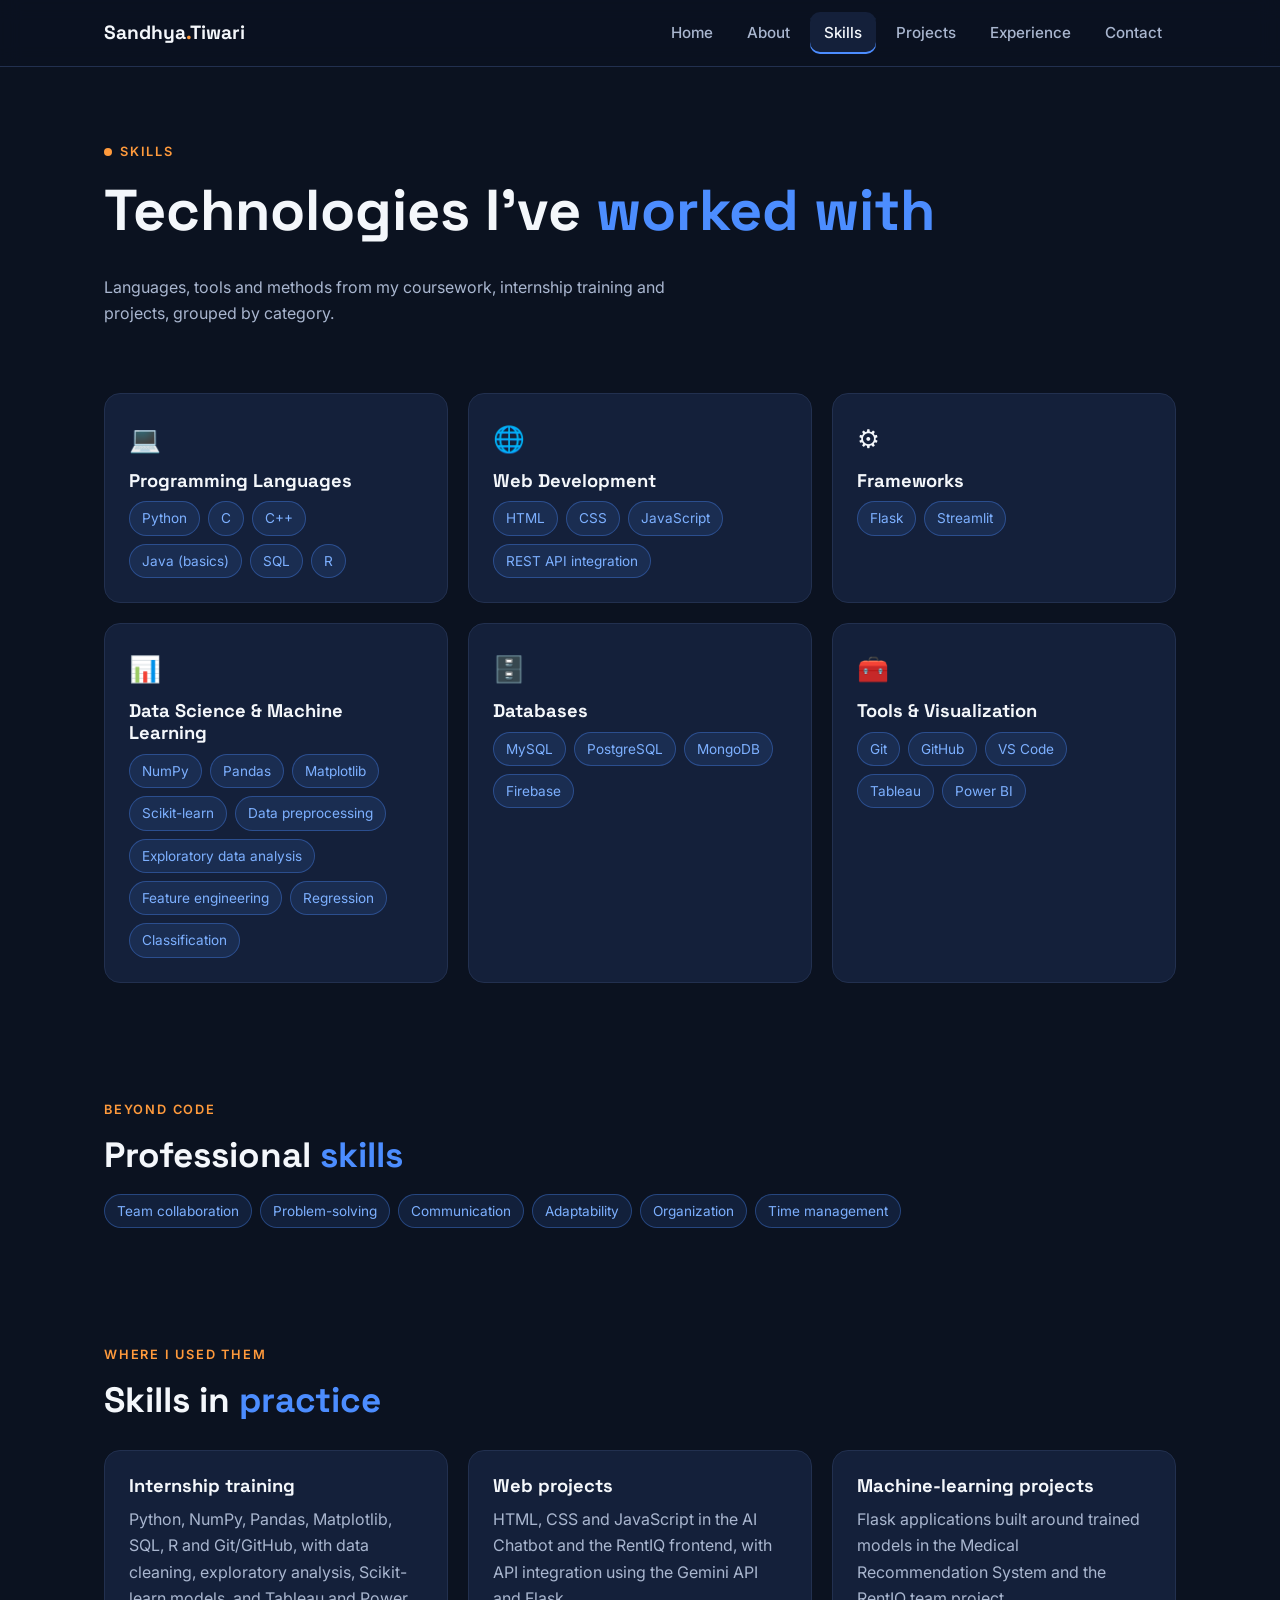
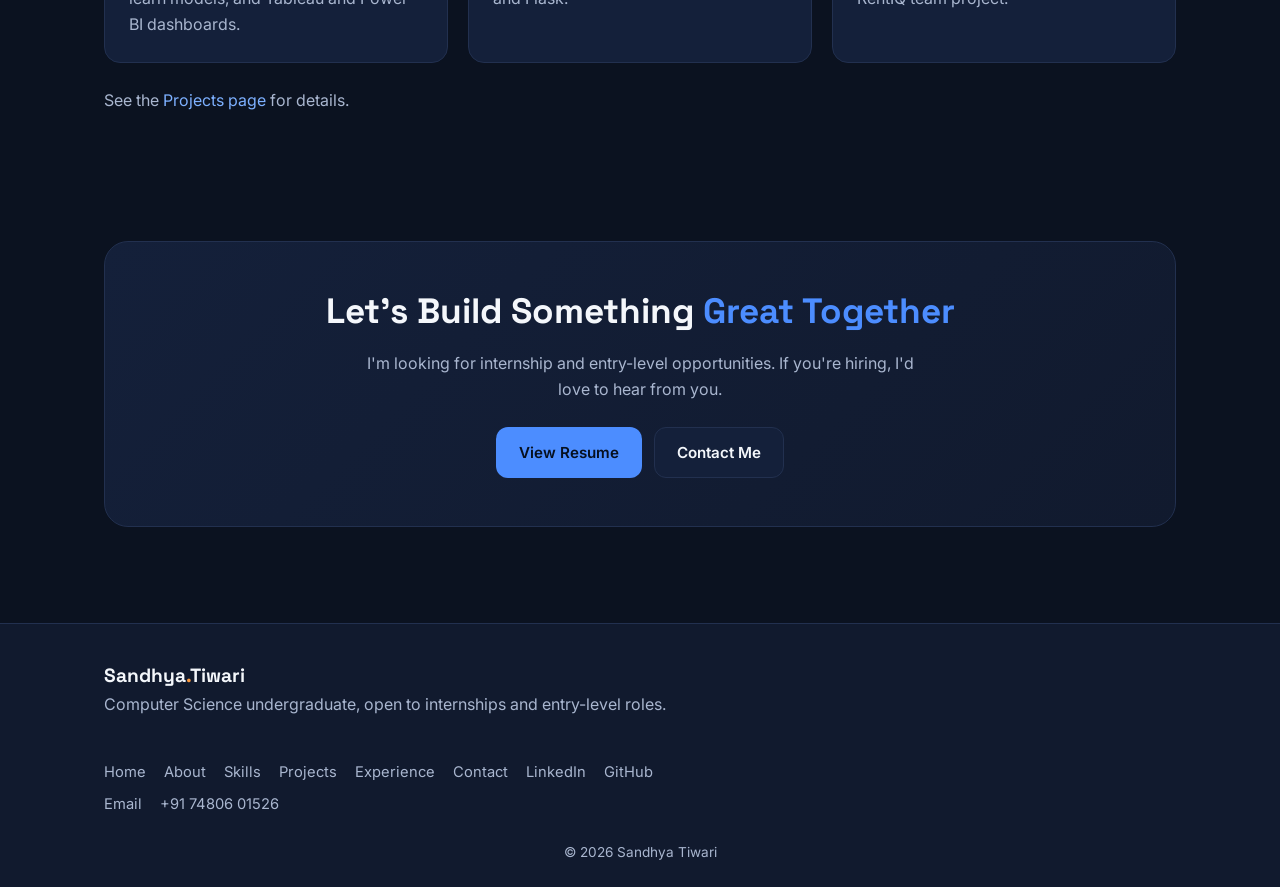
<file: skills.html>
<!DOCTYPE html><html lang="en"><head><meta charset="utf-8"><meta name="viewport" content="width=device-width,initial-scale=1"><title>Skills | Sandhya Tiwari</title><meta name="description" content="Technical and professional skills of Sandhya Tiwari: Python, web development, data science and machine learning."><link href="https://fonts.googleapis.com/css2?family=Inter:wght@400;500;600&family=Space+Grotesk:wght@500;700&display=swap" rel="stylesheet"><link rel="stylesheet" href="assets/style.css"></head><body><canvas id="bg" aria-hidden="true"></canvas><nav aria-label="Main"><div class="wrap"><a class="logo" href="index.html">Sandhya<b>.</b>Tiwari</a><button class="burger" aria-label="Menu" aria-expanded="false">☰</button><ul><li><a href="index.html">Home</a></li><li><a href="about.html">About</a></li><li><a href="skills.html" class="on" aria-current="page">Skills</a></li><li><a href="projects.html">Projects</a></li><li><a href="experience.html">Experience</a></li><li><a href="contact.html">Contact</a></li></ul></div></nav><main class="wrap">

<section style="padding:70px 0 20px"><div class="tag"><i></i>Skills</div>
<h1>Technologies I've <span>worked with</span></h1>
<p class="sub" style="margin-top:18px">Languages, tools and methods from my coursework, internship training and projects, grouped by category.</p></section>

<section class="rv" style="padding-top:30px"><div class="grid g3" style="margin-top:0">

<div class="card"><div class="ico">💻</div><h3>Programming Languages</h3>
<ul class="chips"><li>Python</li><li>C</li><li>C++</li><li>Java (basics)</li><li>SQL</li><li>R</li></ul></div>

<div class="card"><div class="ico">🌐</div><h3>Web Development</h3>
<ul class="chips"><li>HTML</li><li>CSS</li><li>JavaScript</li><li>REST API integration</li></ul></div>

<div class="card"><div class="ico">⚙️</div><h3>Frameworks</h3>
<ul class="chips"><li>Flask</li><li>Streamlit</li></ul></div>

<div class="card"><div class="ico">📊</div><h3>Data Science &amp; Machine Learning</h3>
<ul class="chips"><li>NumPy</li><li>Pandas</li><li>Matplotlib</li><li>Scikit-learn</li><li>Data preprocessing</li><li>Exploratory data analysis</li><li>Feature engineering</li><li>Regression</li><li>Classification</li></ul></div>

<div class="card"><div class="ico">🗄️</div><h3>Databases</h3>
<ul class="chips"><li>MySQL</li><li>PostgreSQL</li><li>MongoDB</li><li>Firebase</li></ul></div>

<div class="card"><div class="ico">🧰</div><h3>Tools &amp; Visualization</h3>
<ul class="chips"><li>Git</li><li>GitHub</li><li>VS Code</li><li>Tableau</li><li>Power BI</li></ul></div>

</div></section>

<section class="rv"><div class="eyebrow">Beyond code</div><h2>Professional <span>skills</span></h2>
<ul class="chips"><li>Team collaboration</li><li>Problem-solving</li><li>Communication</li><li>Adaptability</li><li>Organization</li><li>Time management</li></ul></section>

<section class="rv"><div class="eyebrow">Where I used them</div><h2>Skills in <span>practice</span></h2>
<div class="grid g3">
<div class="card"><h3>Internship training</h3><p>Python, NumPy, Pandas, Matplotlib, SQL, R and Git/GitHub, with data cleaning, exploratory analysis, Scikit-learn models, and Tableau and Power BI dashboards.</p></div>
<div class="card"><h3>Web projects</h3><p>HTML, CSS and JavaScript in the AI Chatbot and the RentIQ frontend, with API integration using the Gemini API and Flask.</p></div>
<div class="card"><h3>Machine-learning projects</h3><p>Flask applications built around trained models in the Medical Recommendation System and the RentIQ team project.</p></div></div>
<p class="sub" style="margin-top:24px">See the <a href="projects.html">Projects page</a> for details.</p></section>

<section class="rv"><div class="cta-box"><h2>Let's Build Something <span>Great Together</span></h2><p>I'm looking for internship and entry-level opportunities. If you're hiring, I'd love to hear from you.</p><div class="cta"><a class="btn p" href="assets/resume.pdf" target="_blank" rel="noopener">View Resume</a><a class="btn s" href="contact.html">Contact Me</a></div></div></section>
</main>

<footer><div class="wrap"><div><a class="logo" href="index.html">Sandhya<b>.</b>Tiwari</a><p>Computer Science undergraduate, open to internships and entry-level roles.</p></div><ul><li><a href="index.html">Home</a></li><li><a href="about.html">About</a></li><li><a href="skills.html">Skills</a></li><li><a href="projects.html">Projects</a></li><li><a href="experience.html">Experience</a></li><li><a href="contact.html">Contact</a></li><li><a href="https://www.linkedin.com/in/sandhya-tiwari" target="_blank" rel="noopener">LinkedIn</a></li><li><a href="https://github.com/sandhyatiwari5143-cmd" target="_blank" rel="noopener">GitHub</a></li><li><a href="mailto:sandhyatiwari5143@gmail.com">Email</a></li><li><a href="tel:+917480601526">+91 74806 01526</a></li></ul></div><p class="copy">© 2026 Sandhya Tiwari</p></footer><script src="assets/main.js"></script></body></html>
</file>
<file: assets/style.css>
:root{
  --bg:#0b1220;--bg2:#111a2e;--card:#14203a;--line:#22304f;
  --text:#f4f7fb;--muted:#a9b6cf;--blue:#4c8dff;--blue2:#7db0ff;--orange:#ff9a3c;
  --r:16px;--max:1120px;
}
*,*::before,*::after{box-sizing:border-box}
html{scroll-behavior:smooth}
body{margin:0;background:var(--bg);color:var(--text);font-family:Inter,system-ui,sans-serif;line-height:1.65;overflow-x:hidden}
#bg{position:fixed;inset:0;z-index:-1;width:100%;height:100%;opacity:.55}
a{color:var(--blue2);text-decoration:none}
a:hover{text-decoration:underline}
:focus-visible{outline:2px solid var(--orange);outline-offset:3px;border-radius:6px}
.wrap{max-width:var(--max);margin:0 auto;padding:0 24px}
h1,h2,h3{font-family:"Space Grotesk",Inter,sans-serif;line-height:1.2;margin:0 0 .5em}
h1{font-size:clamp(2.2rem,5vw,3.6rem);font-weight:700}
h2{font-size:clamp(1.6rem,3vw,2.2rem)}
h3{font-size:1.15rem}
h1 span,h2 span{color:var(--blue)}
p{margin:0 0 1em;color:var(--muted)}
nav{position:sticky;top:0;z-index:50;background:rgba(11,18,32,.88);backdrop-filter:blur(10px);border-bottom:1px solid var(--line)}
nav .wrap{display:flex;align-items:center;justify-content:space-between;height:66px}
.logo{font-family:"Space Grotesk",sans-serif;font-weight:700;font-size:1.2rem;color:var(--text)}
.logo b{color:var(--orange)}
nav ul{display:flex;gap:6px;list-style:none;margin:0;padding:0}
nav ul a{display:block;padding:8px 14px;border-radius:10px;color:var(--muted);font-weight:500;font-size:.95rem}
nav ul a:hover,nav ul a.on{color:var(--text);background:var(--card);text-decoration:none}
nav ul a.on{box-shadow:inset 0 -2px 0 var(--blue)}
.burger{display:none;background:none;border:1px solid var(--line);color:var(--text);font-size:1.3rem;border-radius:10px;padding:4px 12px;cursor:pointer}
@media(max-width:780px){
  .burger{display:block}
  nav ul{display:none;position:absolute;top:66px;left:0;right:0;flex-direction:column;background:var(--bg2);padding:12px 24px;border-bottom:1px solid var(--line)}
  nav ul.open{display:flex}
}
.hero{display:grid;grid-template-columns:1.4fr 1fr;gap:48px;align-items:center;min-height:78vh;padding:56px 0}
.hero.short{min-height:auto}
@media(max-width:860px){.hero{grid-template-columns:1fr;min-height:auto;gap:32px}}
.tag,.eyebrow{display:inline-block;color:var(--orange);font-weight:600;font-size:.8rem;letter-spacing:.14em;text-transform:uppercase;margin-bottom:14px}
.tag i{display:inline-block;width:8px;height:8px;border-radius:50%;background:var(--orange);margin-right:8px}
.lead{font-size:1.1rem;max-width:60ch}
.cta{display:flex;flex-wrap:wrap;gap:12px;margin-top:24px}
.btn{display:inline-block;padding:12px 22px;border-radius:12px;font-weight:600;font-size:.95rem;border:1px solid transparent;transition:transform .2s,background .2s}
.btn:hover{transform:translateY(-2px);text-decoration:none}
.btn.p{background:var(--blue);color:#06101f}
.btn.p:hover{background:var(--blue2)}
.btn.s{border-color:var(--line);color:var(--text);background:var(--card)}
.btn.s:hover{border-color:var(--blue)}
.photo{display:flex;justify-content:center}
.avatar{width:min(300px,70vw);aspect-ratio:1;border-radius:28px;border:1px solid var(--line);background:linear-gradient(135deg,var(--card),var(--bg2));display:grid;place-items:center;overflow:hidden;box-shadow:0 0 60px rgba(76,141,255,.18)}
.avatar img{width:100%;height:100%;object-fit:cover}
.avatar .ini{font-family:"Space Grotesk",sans-serif;font-size:5rem;font-weight:700;color:var(--blue)}
section{padding:56px 0}
.sub{max-width:62ch}
.grid{display:grid;gap:20px;margin-top:28px}
.g2{grid-template-columns:repeat(2,1fr)}
.g3{grid-template-columns:repeat(3,1fr)}
.g4{grid-template-columns:repeat(4,1fr)}
@media(max-width:960px){.g4{grid-template-columns:repeat(2,1fr)}.g3{grid-template-columns:repeat(2,1fr)}}
@media(max-width:640px){.g2,.g3,.g4{grid-template-columns:1fr}}
.card{background:var(--card);border:1px solid var(--line);border-radius:var(--r);padding:24px;transition:border-color .2s,transform .2s}
.card:hover{border-color:var(--blue);transform:translateY(-3px)}
.card p:last-child{margin-bottom:0}
.ico{font-size:1.6rem;margin-bottom:10px}
.chips{display:flex;flex-wrap:wrap;gap:8px;margin:0;padding:0;list-style:none}
.chips li,.chip{background:rgba(76,141,255,.12);border:1px solid rgba(76,141,255,.35);color:var(--blue2);padding:5px 12px;border-radius:999px;font-size:.85rem}
ul.list{margin:0 0 1em;padding-left:1.2em;color:var(--muted)}
ul.list li{margin-bottom:.4em}
.proj{display:flex;flex-direction:column;gap:14px}
.proj .top{display:flex;justify-content:space-between;gap:10px;align-items:flex-start}
.badge{font-size:.72rem;font-weight:600;letter-spacing:.08em;text-transform:uppercase;color:var(--orange);border:1px solid rgba(255,154,60,.45);padding:3px 10px;border-radius:999px;white-space:nowrap}
.proj .mine{background:var(--bg2);border-left:3px solid var(--orange);padding:10px 14px;border-radius:8px;font-size:.92rem;color:var(--muted)}
.proj .mine b{color:var(--text)}
.proj .note{font-size:.85rem;color:var(--muted);font-style:italic}
.proj .btn{margin-top:auto;align-self:flex-start}
.stat{text-align:center}
.stat b{display:block;font-family:"Space Grotesk",sans-serif;font-size:2.2rem;color:var(--blue)}
.stat span{color:var(--muted);font-size:.9rem}
.center{text-align:center;margin-top:28px}
.photo img{width:min(300px,70vw);border-radius:28px}
.cta-box{text-align:center;background:linear-gradient(135deg,var(--card),var(--bg2));border:1px solid var(--line);border-radius:24px;padding:48px 24px}
.cta-box p{max-width:56ch;margin-inline:auto}
.cta-box .cta{justify-content:center}
footer{border-top:1px solid var(--line);margin-top:40px;padding:36px 0 24px;background:var(--bg2)}
footer .wrap{display:flex;flex-wrap:wrap;gap:24px;justify-content:space-between}
footer ul{list-style:none;margin:0;padding:0;display:flex;flex-wrap:wrap;gap:6px 18px;max-width:560px}
footer ul a{color:var(--muted);font-size:.92rem}
.copy{text-align:center;font-size:.85rem;margin:24px 0 0}
.rv{opacity:0;transform:translateY(16px);transition:opacity .6s,transform .6s}
.rv.in{opacity:1;transform:none}
@media(prefers-reduced-motion:reduce){*{transition:none!important;animation:none!important}.rv{opacity:1;transform:none}}
</file>
